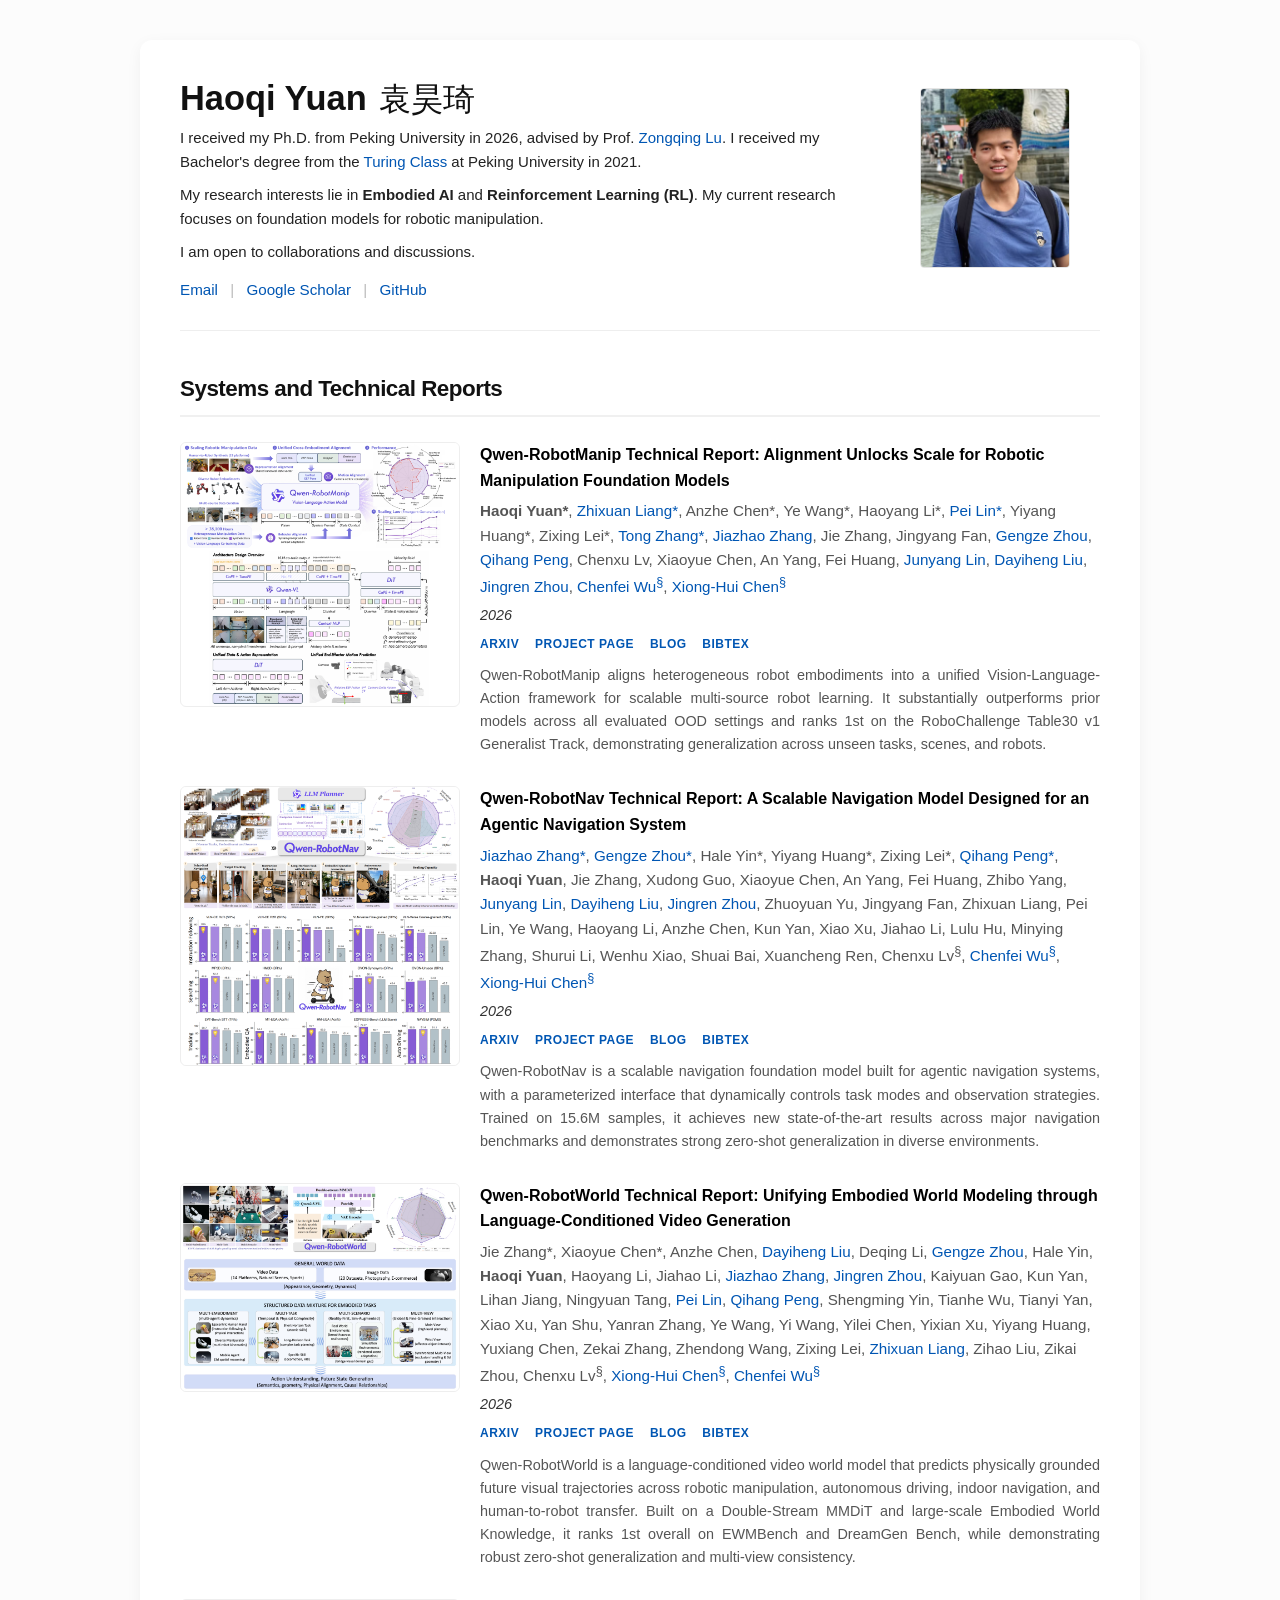
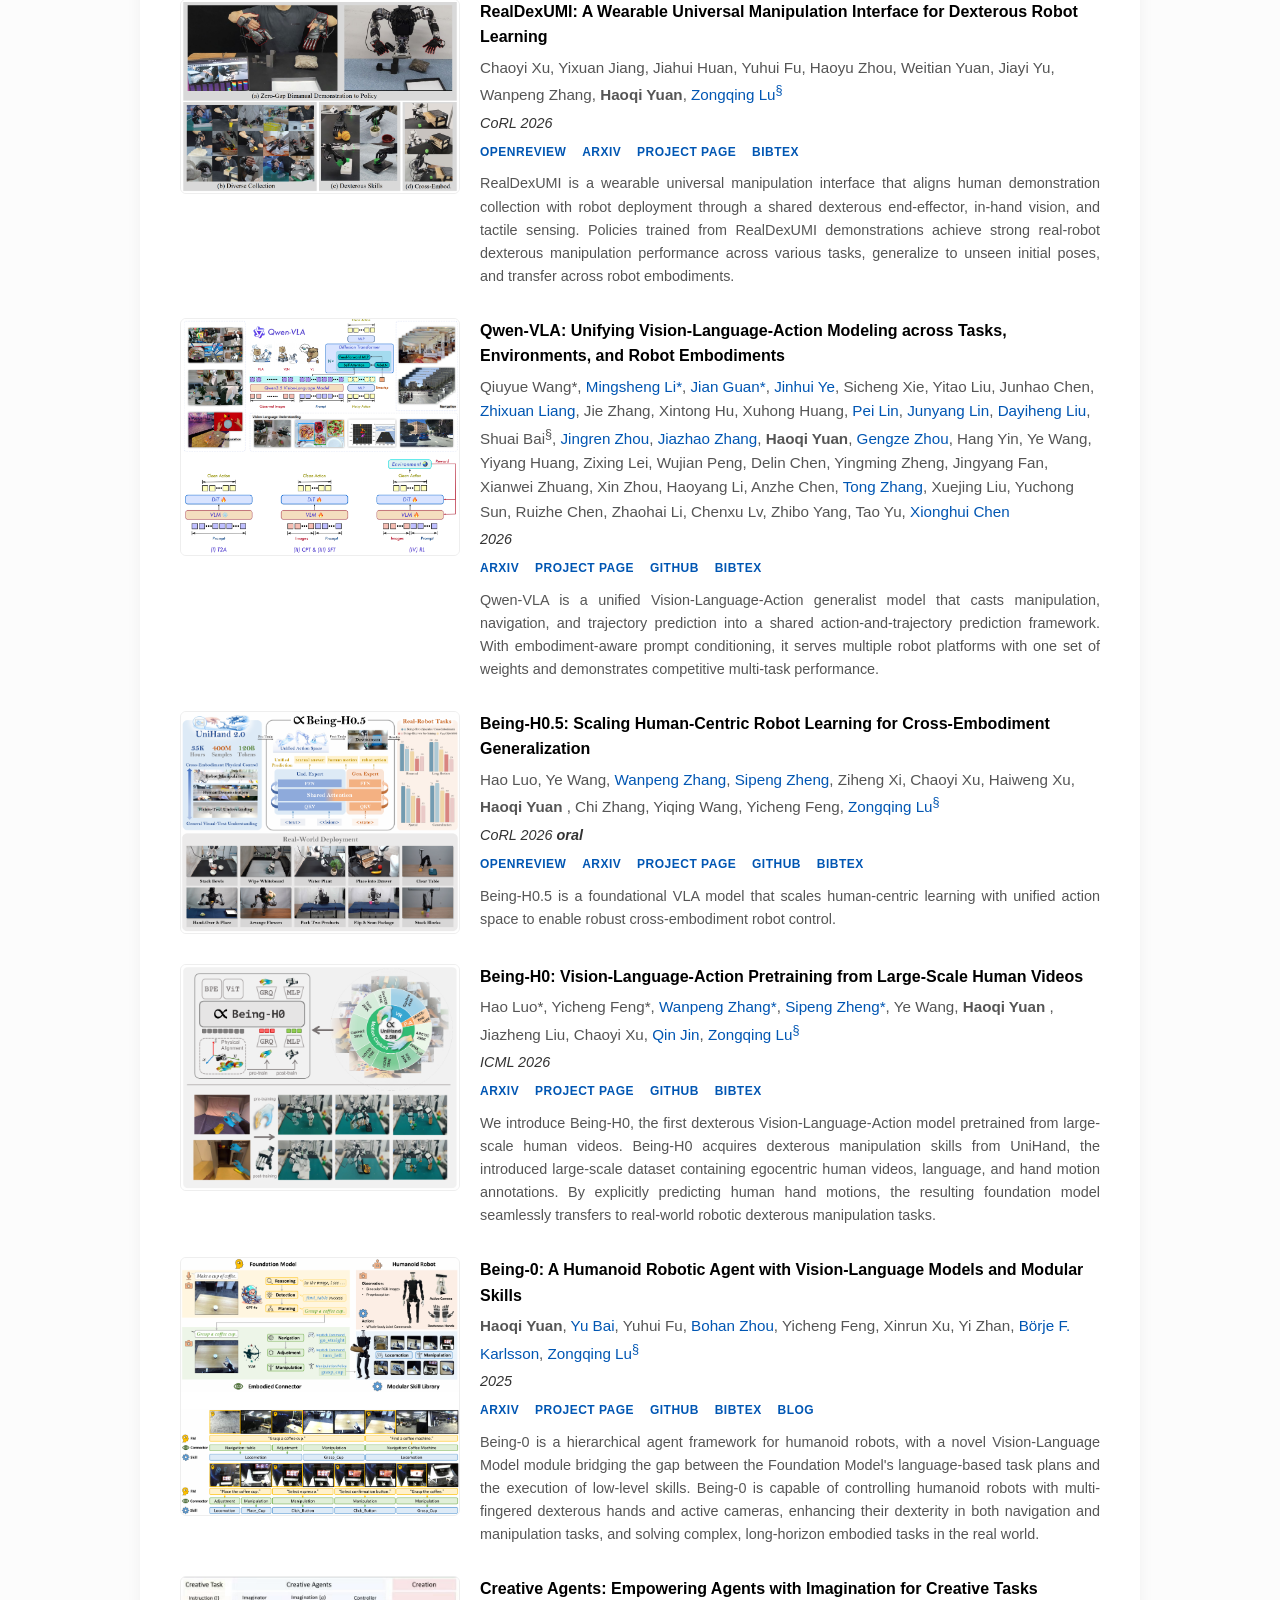
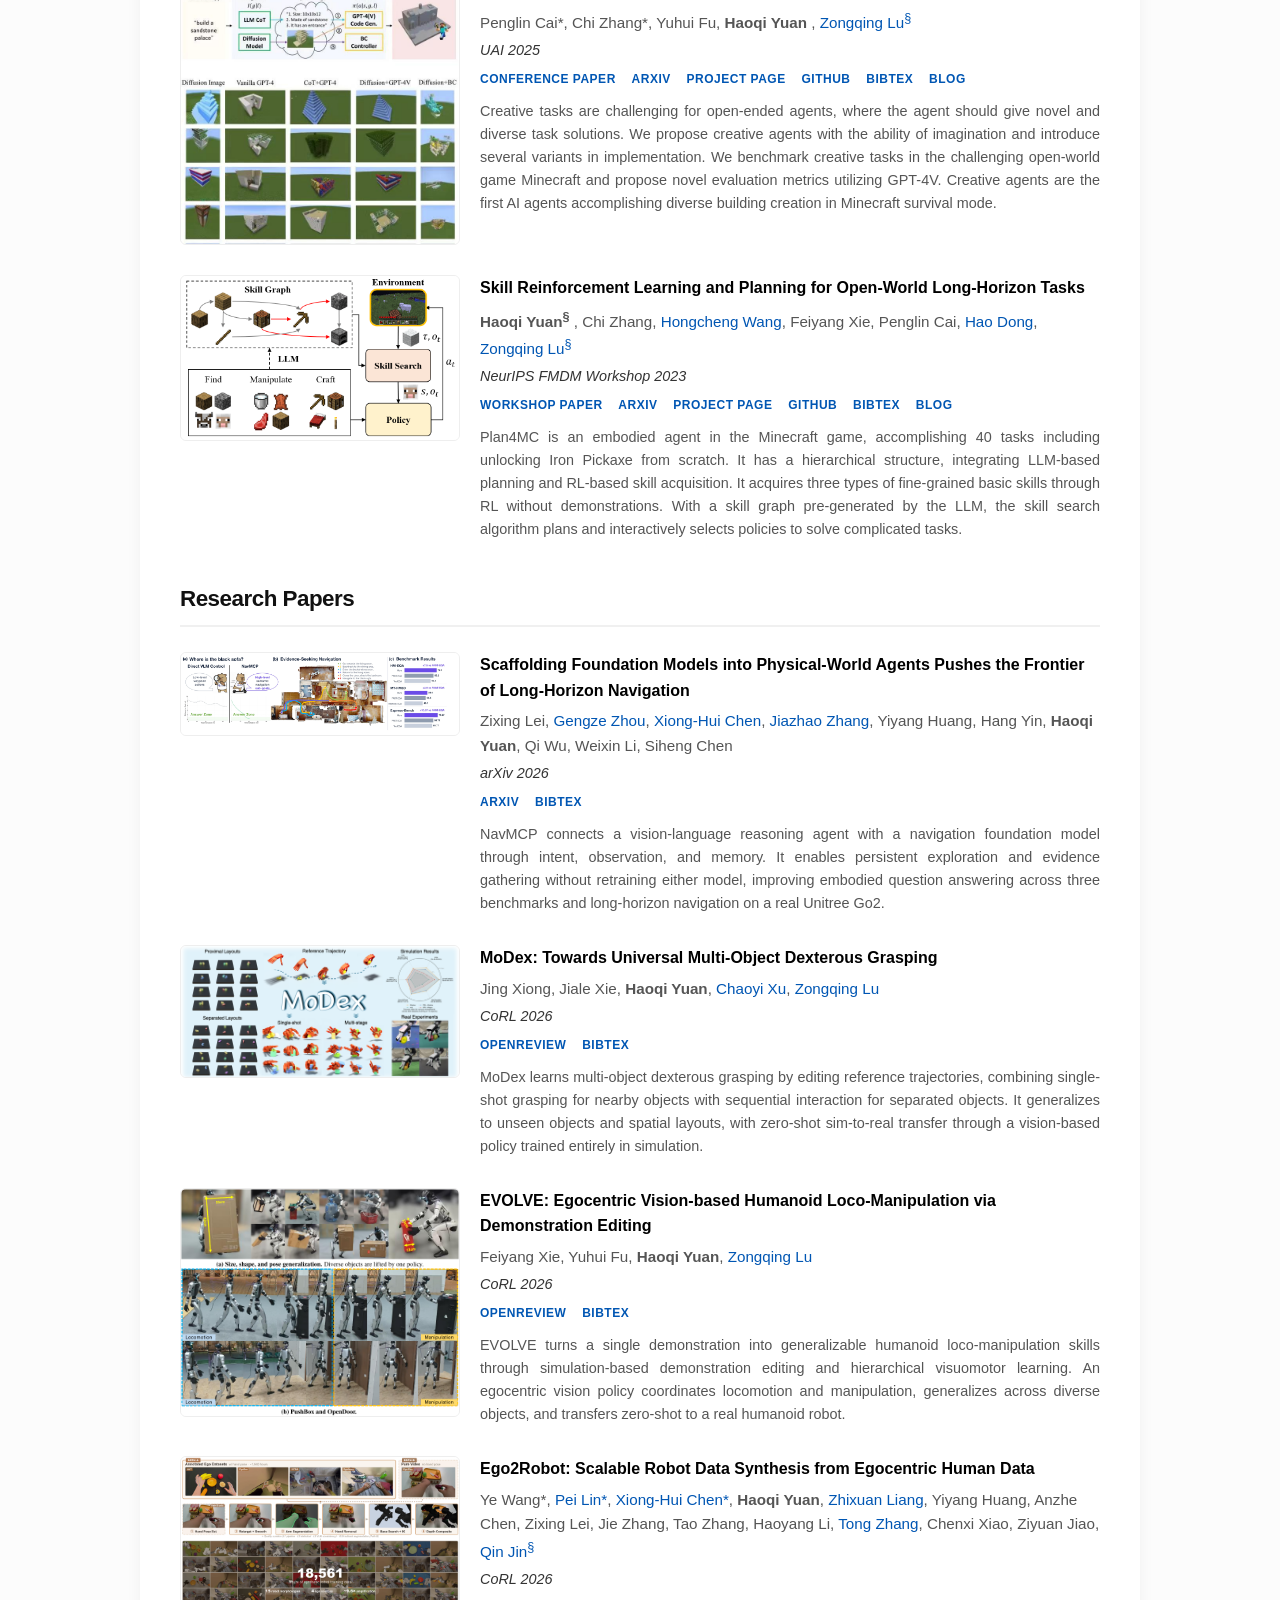
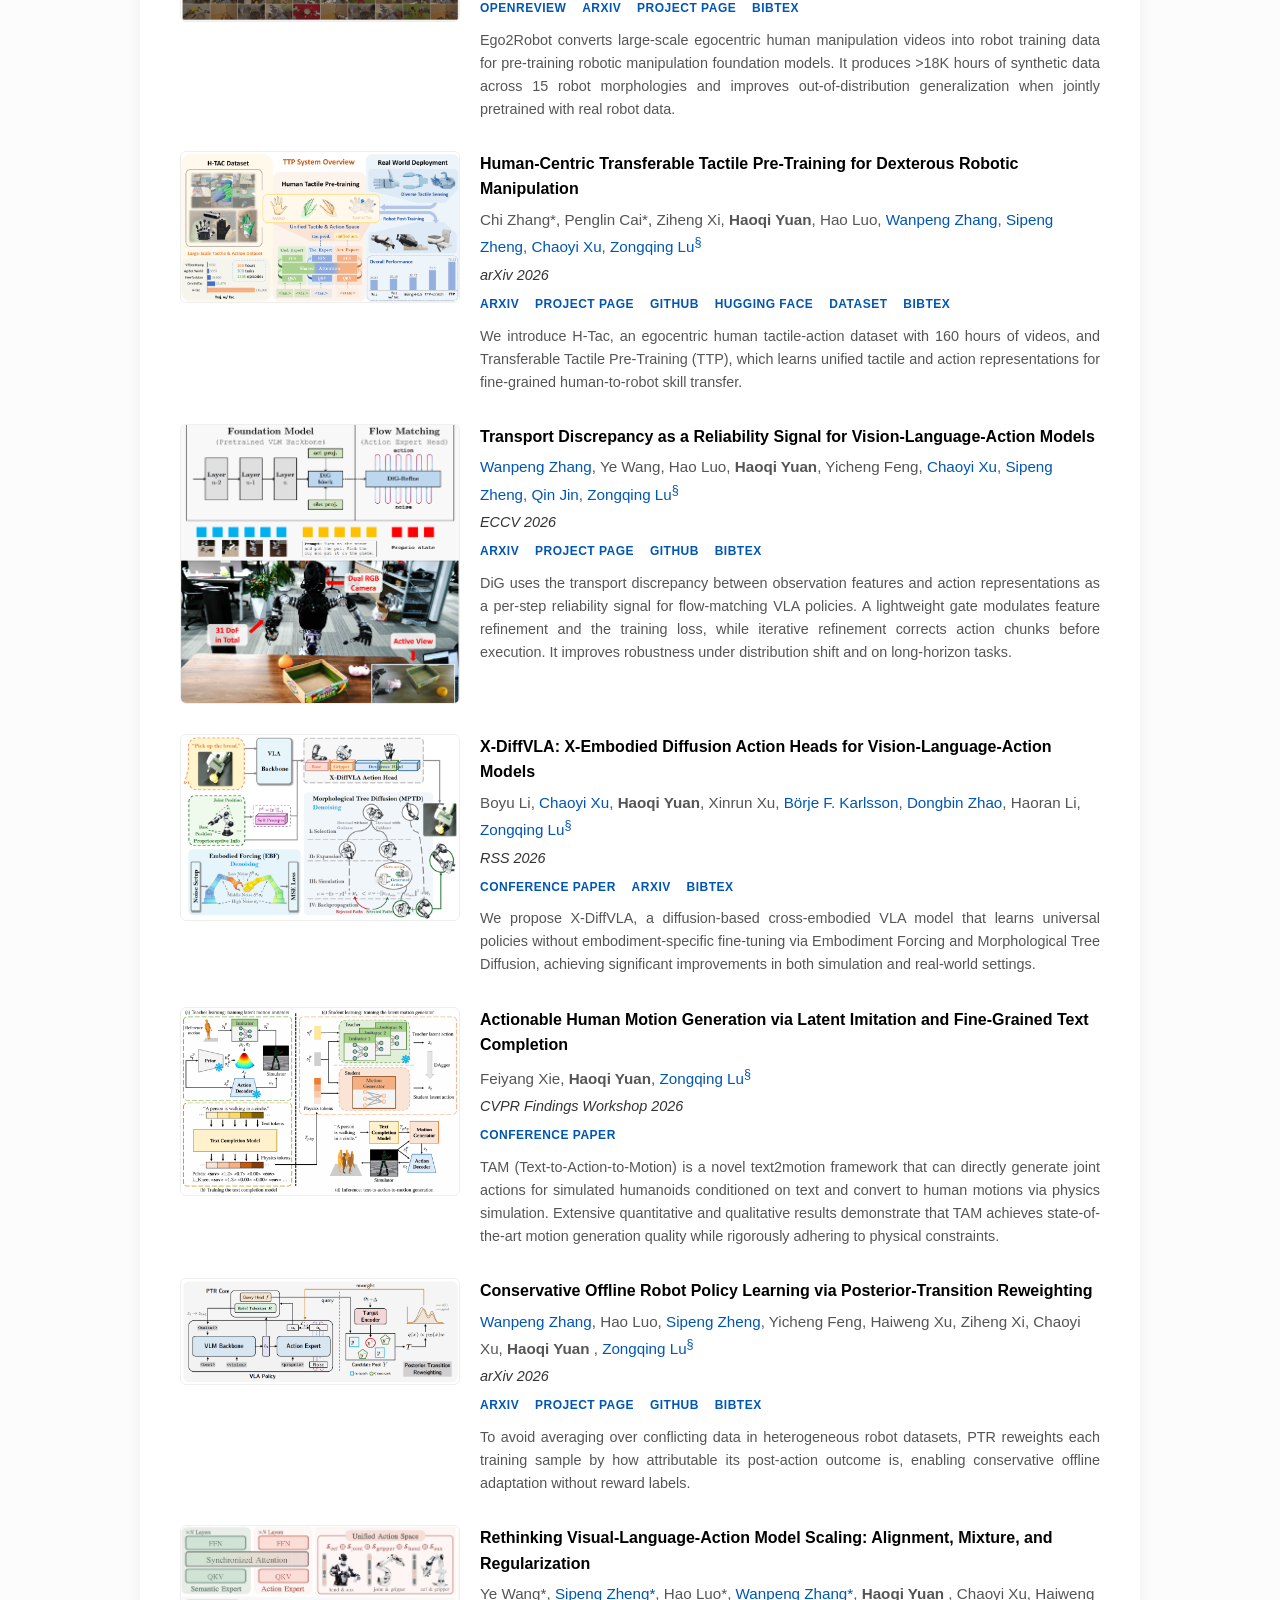
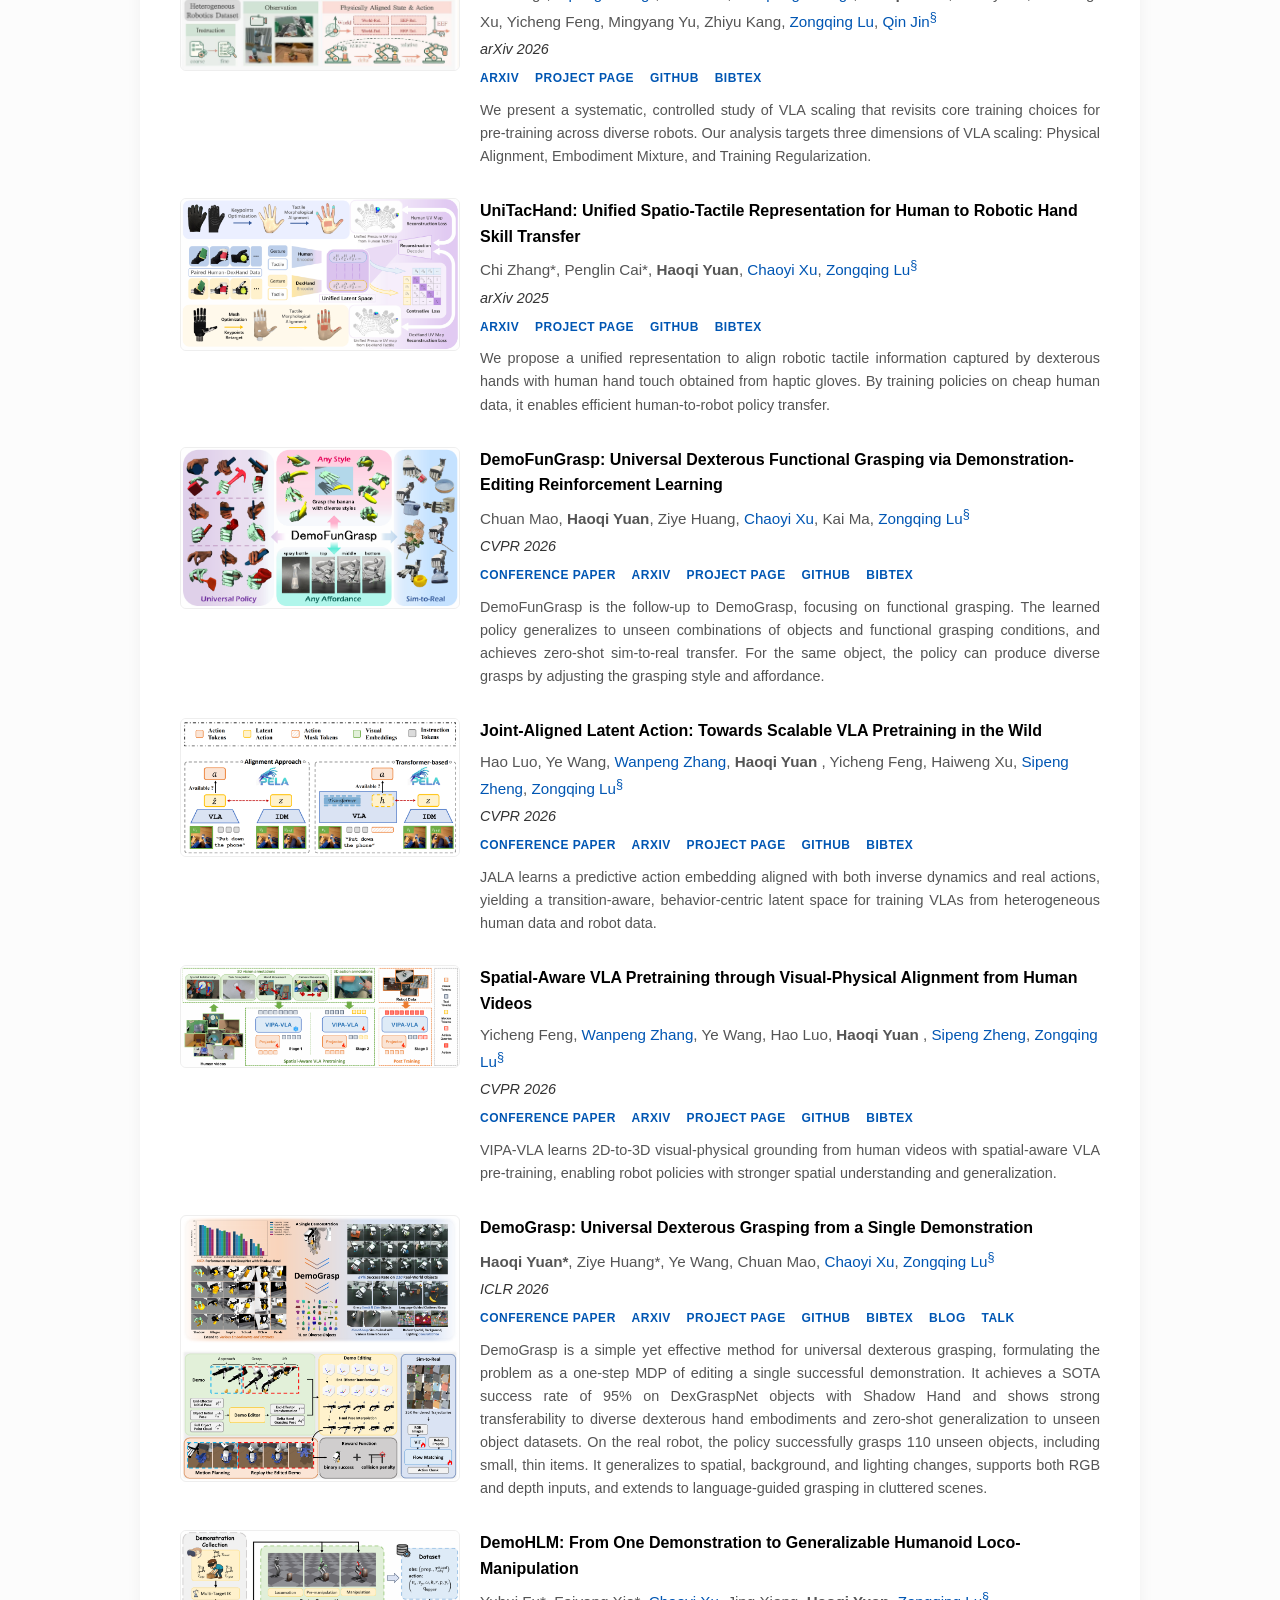
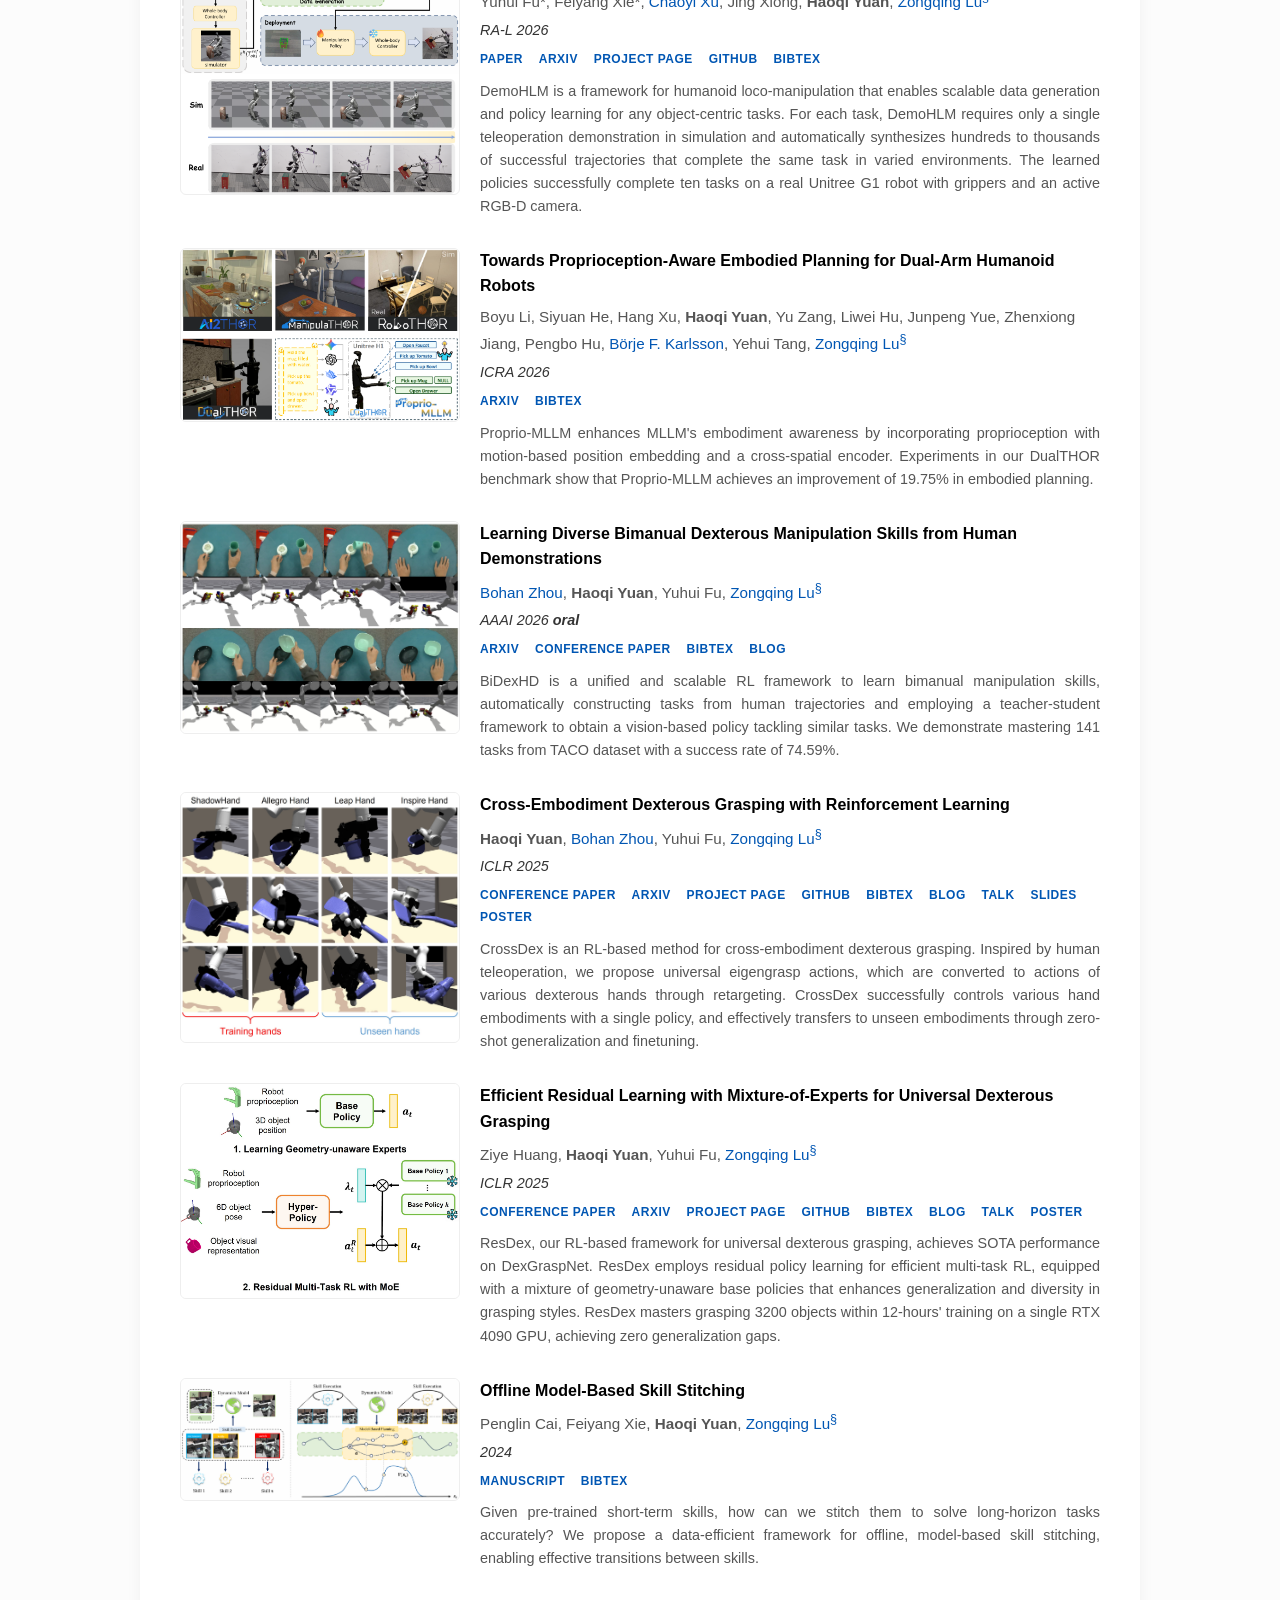
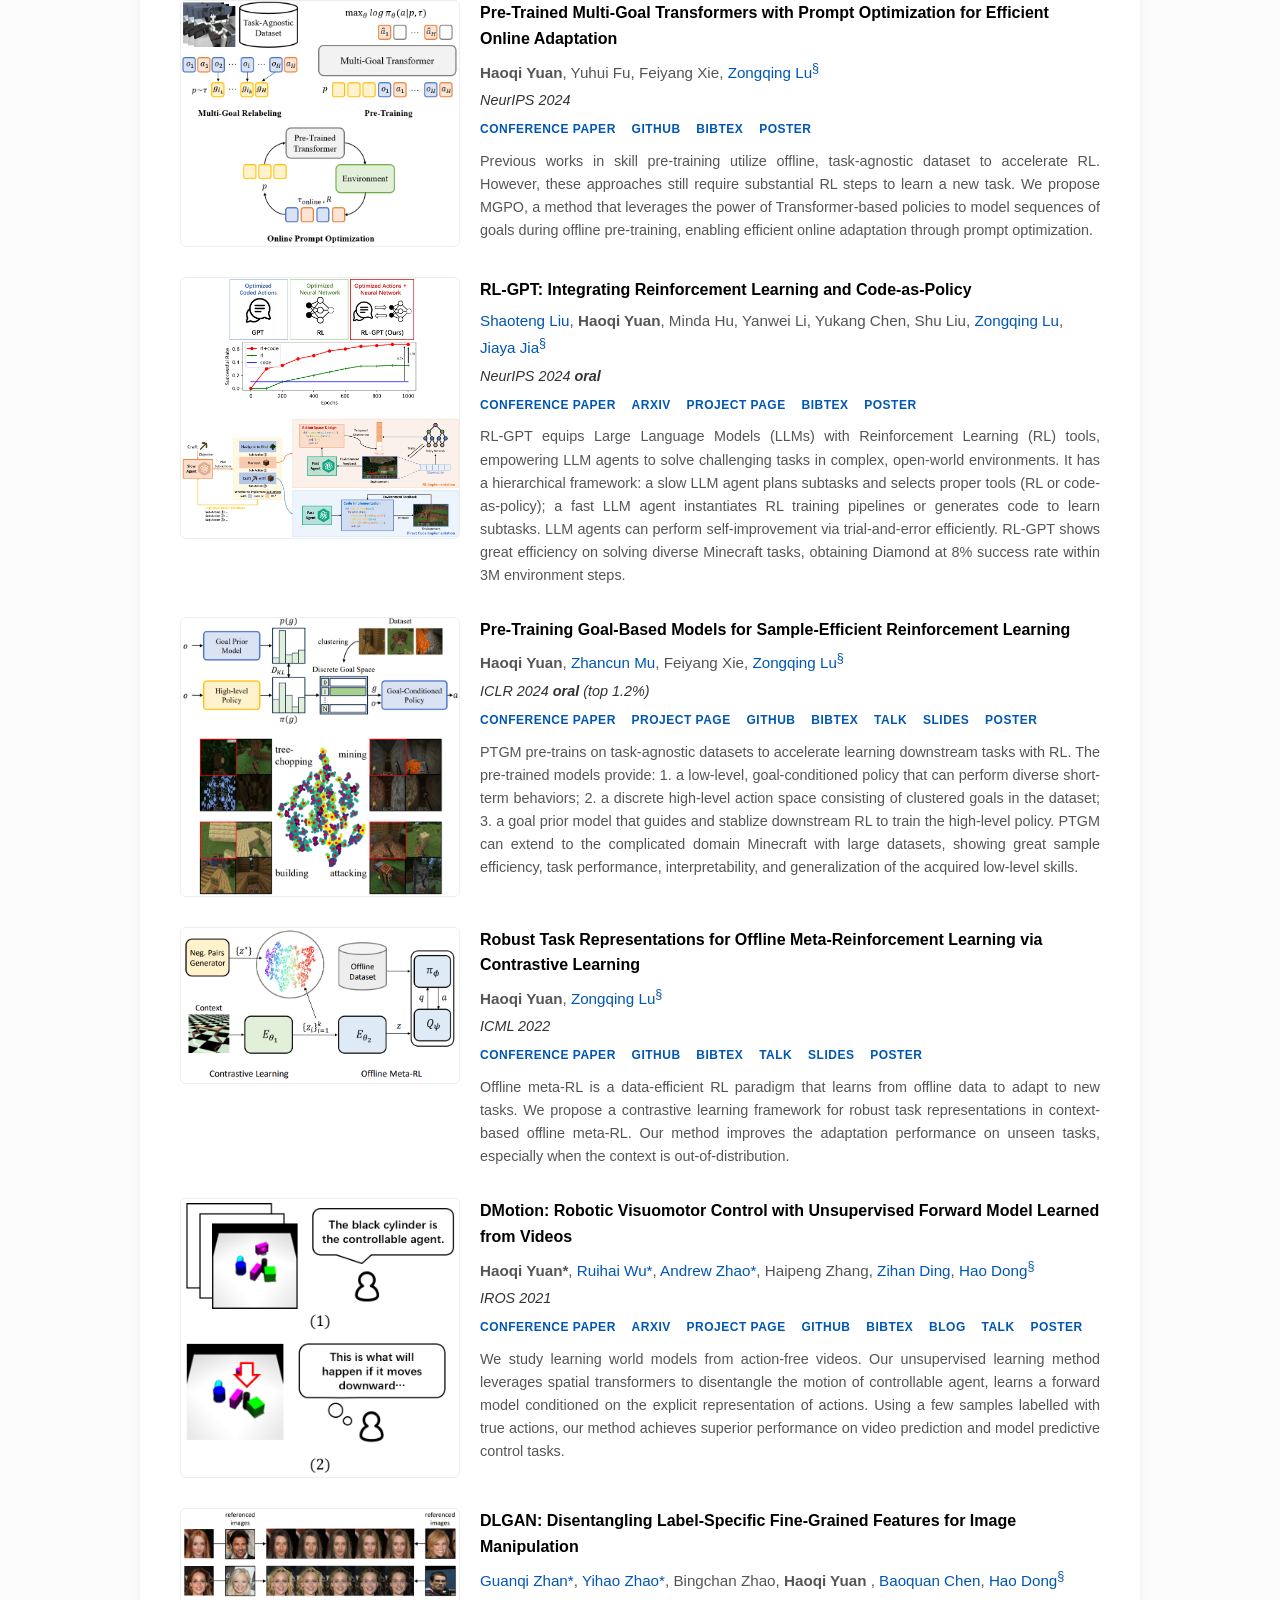
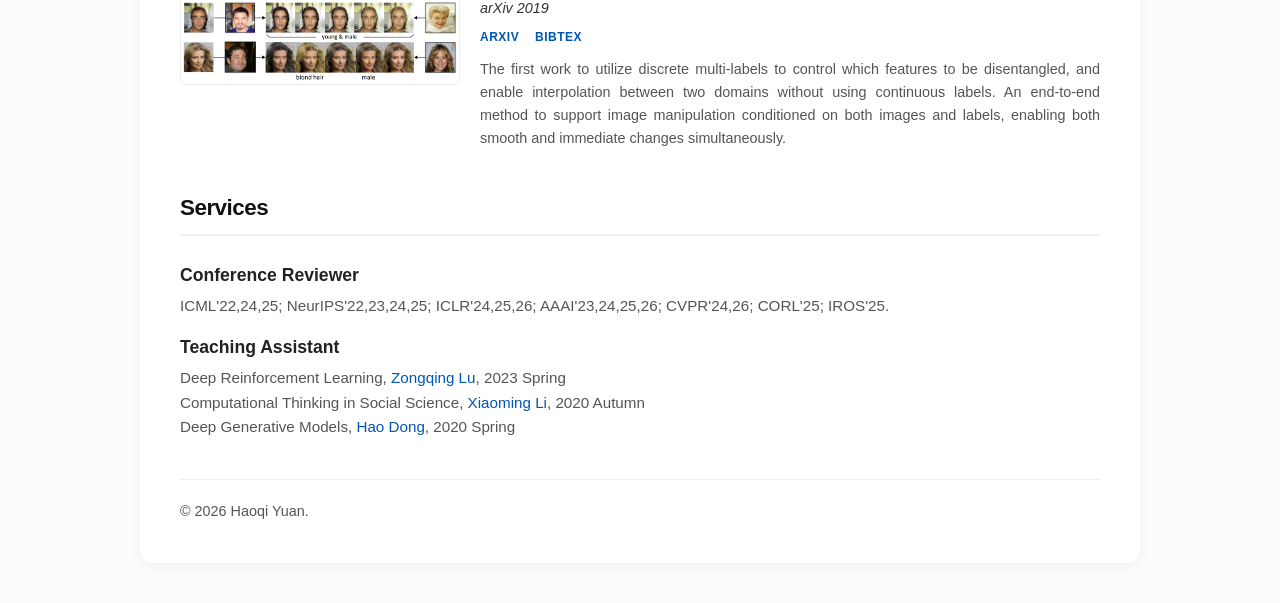
<file: index.html>
﻿<!DOCTYPE html>
<html lang="en">
<head>
  <meta charset="UTF-8">
  <meta name="viewport" content="width=device-width, initial-scale=1.0">
  <title>Haoqi Yuan | Peking University</title>
<link rel="icon" type="image/x-icon" href="./haoqi_files/icon/icon.ico">
<link rel="stylesheet" href="style.css">

<style>
.single-page {
    max-width: 1000px;
    margin: 40px auto;
    padding: 40px;
    background: #fff;
    box-shadow: 0 4px 15px rgba(0,0,0,0.05);
    border-radius: 12px;
}

.single-intro {
    display: grid;
    grid-template-columns: minmax(0, 1fr) 190px;
    gap: 34px;
    align-items: start;
    margin-bottom: 40px;
    padding-bottom: 28px;
    border-bottom: 1px solid #eee;
}

.single-intro h1 {
    font-size: 2.15rem;
    line-height: 1.1;
    margin-bottom: 8px;
    color: #111;
    font-weight: 700;
}

.single-intro .name-cn {
    display: inline;
    font-size: 2rem;
    font-weight: 400;
    margin-left: 12px;
}

.single-intro .role {
    color: var(--text-secondary);
    margin-bottom: 16px;
    font-size: 1rem;
}

.single-intro .about-text p {
    margin-bottom: 9px;
}

.single-profile {
    display: flex;
    justify-content: flex-end;
    padding-right: 30px;
    padding-top: 8px;
}

.single-profile img {
    width: 150px;
    height: 180px;
    object-fit: cover;
    object-position: 50% 25%;
    border-radius: 4px;
    border: 1px solid #e5e5e5;
}

.profile-links {
    margin-top: 14px;
    color: var(--text-secondary);
    font-size: 0.95rem;
}

.profile-links a {
    font-weight: 500;
}

.profile-links span {
    margin: 0 8px;
    color: #bbb;
}

.single-page .paper img {
    width: 280px;
    min-width: 280px;
    max-height: 280px;
    object-fit: cover;
}

.single-page .paper-content {
    flex: 1;
}

.single-page .paper p {
    font-size: 0.9rem;
    color: #555;
    margin-top: 10px;
    text-align: justify;
}

.single-page footer {
    margin-top: 40px;
    padding-top: 20px;
    border-top: 1px solid #eee;
    color: var(--text-secondary);
    font-size: 0.9rem;
}

@media (max-width: 768px) {
    .single-page {
        margin: 0;
        padding: 20px;
        border-radius: 0;
        box-shadow: none;
    }

    .single-intro {
        grid-template-columns: 1fr;
        gap: 18px;
    }

    .single-profile {
        justify-content: flex-start;
    }

    .single-intro .name-cn {
        display: block;
        margin-left: 0;
        margin-top: 4px;
    }

    .single-page .paper img {
        width: 100%;
        max-width: 300px;
        min-width: 100px;
    }
}
</style>
</head>
<body>

<div class="single-page">
  <header class="single-intro">
    <div>
      <h1>Haoqi Yuan<span class="name-cn">袁昊琦</span></h1>
      <div class="about-text">
            <p>
              I received my Ph.D. from Peking University in 2026, advised by Prof. <a href="https://z0ngqing.github.io/">Zongqing Lu</a>. 
              I received my Bachelor's degree from the <a href="https://cfcs.pku.edu.cn/research/turing_program/introduction1/index.htm">Turing Class</a> at Peking University in 2021.
            </p>
            <p>
              My research interests lie in <strong>Embodied AI</strong> and <strong>Reinforcement Learning (RL)</strong>. 
              My current research focuses on foundation models for robotic manipulation.
            </p>
            <p>
              I am open to collaborations and discussions.
            </p>
      </div>
      <div class="profile-links">
        <a href="mailto:yhq@pku.edu.cn">Email</a>
        <span>|</span>
        <a href="https://scholar.google.com/citations?user=QD_ynSgAAAAJ&hl=zh-CN&oi=ao">Google Scholar</a>
        <span>|</span>
        <a href="https://github.com/YHQpkueecs/">GitHub</a>
      </div>
    </div>

    <aside class="single-profile">
      <img src="./haoqi_files/photo2.jpg" alt="Haoqi Yuan">
    </aside>
  </header>

<section class="papers">
            <h2>Systems and Technical Reports</h2>

            <div class="paper">
                <img src="./haoqi_files/pub/qwenrobotmanip.png" alt="qwenrobotmanip">
                <div class="paper-content">
                  <h3>Qwen-RobotManip Technical Report: Alignment Unlocks Scale for Robotic Manipulation Foundation Models</h3>
                  <div class="paper-authors">
                    <strong>Haoqi Yuan*</strong>, <a href="https://liang-zx.github.io/">Zhixuan Liang*</a>, Anzhe Chen*, Ye Wang*, Haoyang Li*, 
                    <a href="https://peilin-666.github.io/"> Pei Lin*</a>, Yiyang Huang*, Zixing Lei*, 
                    <a href="https://tongzhangthu.github.io/">Tong Zhang*</a>, <a href="https://jzhzhang.github.io/">Jiazhao Zhang</a>, Jie Zhang, 
                    Jingyang Fan, <a href="https://gengzezhou.github.io/">Gengze Zhou</a>, <a href="https://pqh22.github.io/">Qihang Peng</a>, 
                    Chenxu Lv, Xiaoyue Chen, An Yang, Fei Huang, <a href="https://justinlin610.github.io/">Junyang Lin</a>, 
                    <a href="https://dayihengliu.github.io/">Dayiheng Liu</a>, 
                    <a href="http://www.cs.columbia.edu/~jrzhou/">Jingren Zhou</a>, 
                    <a href="https://chenfei-wu.github.io/">Chenfei Wu<sup>&sect;</sup></a>, 
                    <a href="https://xionghuichen.github.io/">Xiong-Hui Chen<sup>&sect;</sup></a>
                  </div>
                  <div class="paper-venue">2026</div>
                  <div class="paper-links">
                    <a href="https://arxiv.org/abs/2606.17846">arXiv</a>
                    <a href="https://qwen.ai/blog?id=qwen-robotmanip">project page</a>
                    <a href="https://qwen.ai/blog?id=qwen-robotsuite">blog</a>
                    <a href="./haoqi_files/pub/qwenrobotmanip.bib">bibtex</a>
                     </div>
                  <p>
                    Qwen-RobotManip aligns heterogeneous robot embodiments into a unified Vision-Language-Action framework for 
                    scalable multi-source robot learning. It substantially outperforms prior models across all evaluated OOD settings 
                    and ranks 1st on the RoboChallenge Table30 v1 Generalist Track, demonstrating generalization across unseen
                    tasks, scenes, and robots.
                  </p>
                </div>
            </div>

            <div class="paper">
              <img src="./haoqi_files/pub/qwenrobotnav.png" alt="qwenrobotnav">
              <div class="paper-content">
                <h3>Qwen-RobotNav Technical Report: A Scalable Navigation Model Designed for an Agentic Navigation System</h3>
                <div class="paper-authors">
                  <a href="https://jzhzhang.github.io/">Jiazhao Zhang*</a>, 
                  <a href="https://gengzezhou.github.io/">Gengze Zhou*</a>, 
                  Hale Yin*, Yiyang Huang*, Zixing Lei*, 
                  <a href="https://pqh22.github.io/">Qihang Peng*</a>, 
                  <strong>Haoqi Yuan</strong>, Jie Zhang, Xudong Guo, Xiaoyue Chen, 
                  An Yang, Fei Huang, Zhibo Yang,
                  <a href="https://justinlin610.github.io/">Junyang Lin</a>, 
                  <a href="https://dayihengliu.github.io/">Dayiheng Liu</a>, 
                  <a href="http://www.cs.columbia.edu/~jrzhou/">Jingren Zhou</a>, 
                  Zhuoyuan Yu, Jingyang Fan, Zhixuan Liang, Pei Lin, Ye Wang, Haoyang Li,
                  Anzhe Chen, Kun Yan, Xiao Xu, Jiahao Li, Lulu Hu, Minying Zhang,
                  Shurui Li, Wenhu Xiao, Shuai Bai, Xuancheng Ren,
                  Chenxu Lv<sup>&sect;</sup>, 
                  <a href="https://chenfei-wu.github.io/">Chenfei Wu<sup>&sect;</sup></a>, 
                  <a href="https://xionghuichen.github.io/">Xiong-Hui Chen<sup>&sect;</sup></a>
                </div>
                <div class="paper-venue">2026</div>
                <div class="paper-links">
                  <a href="https://arxiv.org/abs/2606.18112">arXiv</a>
                  <a href="https://qwen.ai/blog?id=qwen-robotnav">project page</a>
                  <a href="https://qwen.ai/blog?id=qwen-robotsuite">blog</a>
                  <a href="./haoqi_files/pub/qwenrobotnav.bib">bibtex</a>
                </div>
                <p>
                  Qwen-RobotNav is a scalable navigation foundation model built for agentic navigation systems, with a parameterized interface that dynamically controls task modes and observation strategies. 
                  Trained on 15.6M samples, it achieves new state-of-the-art results across major navigation benchmarks and demonstrates strong zero-shot generalization in diverse environments.
                </p>
              </div>
          </div>

          <div class="paper">
            <img src="./haoqi_files/pub/qwenrobotworld.png" alt="qwenrobotworld">
            <div class="paper-content">
              <h3>Qwen-RobotWorld Technical Report: Unifying Embodied World Modeling through Language-Conditioned Video Generation</h3>
              <div class="paper-authors">
                Jie Zhang*, Xiaoyue Chen*, Anzhe Chen,
                <a href="https://dayihengliu.github.io/">Dayiheng Liu</a>, Deqing Li,
                <a href="https://gengzezhou.github.io/">Gengze Zhou</a>, Hale Yin, 
                <strong>Haoqi Yuan</strong>, Haoyang Li, Jiahao Li, 
                <a href="https://jzhzhang.github.io/">Jiazhao Zhang</a>, 
                <a href="http://www.cs.columbia.edu/~jrzhou/">Jingren Zhou</a>, 
                Kaiyuan Gao, Kun Yan, Lihan Jiang, Ningyuan Tang, 
                <a href="https://peilin-666.github.io/">Pei Lin</a>, 
                <a href="https://pqh22.github.io/">Qihang Peng</a>, 
                Shengming Yin, Tianhe Wu, Tianyi Yan, Xiao Xu, Yan Shu, Yanran Zhang, 
                Ye Wang, Yi Wang, Yilei Chen, Yixian Xu, Yiyang Huang, Yuxiang Chen, 
                Zekai Zhang, Zhendong Wang, Zixing Lei, 
                <a href="https://liang-zx.github.io/">Zhixuan Liang</a>, 
                Zihao Liu, Zikai Zhou, Chenxu Lv<sup>&sect;</sup>, 
                <a href="https://xionghuichen.github.io/">Xiong-Hui Chen<sup>&sect;</sup></a>, 
                <a href="https://chenfei-wu.github.io/">Chenfei Wu<sup>&sect;</sup></a>
              </div>
              <div class="paper-venue">2026</div>
              <div class="paper-links">
                <a href="https://arxiv.org/abs/2606.17030">arXiv</a>
                <a href="https://qwen.ai/blog?id=qwen-robotworld">project page</a>
                <a href="https://qwen.ai/blog?id=qwen-robotsuite">blog</a>
                <a href="./haoqi_files/pub/qwenrobotworld.bib">bibtex</a>
              </div>
              <p>
                Qwen-RobotWorld is a language-conditioned video world model that predicts physically grounded future visual trajectories across robotic manipulation, autonomous driving, indoor navigation, and human-to-robot transfer. 
                Built on a Double-Stream MMDiT and large-scale Embodied World Knowledge, it ranks 1st overall on EWMBench and DreamGen Bench, while demonstrating robust zero-shot generalization and multi-view consistency.
              </p>
            </div>
        </div>

        <div class="paper">
          <img src="./haoqi_files/pub/realdexumi.png" alt="realdexumi">
          <div class="paper-content">
            <h3>RealDexUMI: A Wearable Universal Manipulation Interface for Dexterous Robot Learning</h3>
            <div class="paper-authors">
              Chaoyi Xu, Yixuan Jiang, Jiahui Huan, Yuhui Fu, Haoyu Zhou, Weitian Yuan, 
              Jiayi Yu, Wanpeng Zhang, <strong>Haoqi Yuan</strong>, 
              <a href="https://z0ngqing.github.io/">Zongqing Lu<sup>&sect;</sup></a>
            </div>
            <div class="paper-venue">CoRL 2026</div>
            <div class="paper-links">
              <a href="https://openreview.net/forum?id=LoGyKMEVVc">OpenReview</a>
              <a href="https://arxiv.org/abs/2606.06033">arXiv</a>
              <a href="https://research.beingbeyond.com/realdexumi">project page</a>
              <a href="./haoqi_files/pub/realdexumi.bib">bibtex</a>
            </div>
            <p>
              RealDexUMI is a wearable universal manipulation interface that aligns human demonstration collection with robot deployment through a shared dexterous end-effector, in-hand vision, and tactile sensing. 
              Policies trained from RealDexUMI demonstrations achieve strong real-robot dexterous manipulation performance across various tasks, generalize to unseen initial poses, and transfer across robot embodiments.
            </p>
          </div>
      </div>

        <div class="paper">
          <img src="./haoqi_files/pub/qwenvla.png" alt="qwenvla">
          <div class="paper-content">
            <h3>Qwen-VLA: Unifying Vision-Language-Action Modeling across Tasks, Environments, and Robot Embodiments</h3>
            <div class="paper-authors">
              Qiuyue Wang*, <a href="https://msheng-lee.github.io/">Mingsheng Li*</a>, 
              <a href="https://jianguanthu.github.io/">Jian Guan*</a>, <a href="https://jhuiye.com/">Jinhui Ye</a>, Sicheng Xie, Yitao Liu, Junhao Chen, 
              <a href="https://liang-zx.github.io/">Zhixuan Liang</a>, 
              Jie Zhang, Xintong Hu, Xuhong Huang, 
              <a href="https://peilin-666.github.io/">Pei Lin</a>, 
              <a href="https://justinlin610.github.io/">Junyang Lin</a>, 
              <a href="https://dayihengliu.github.io/">Dayiheng Liu</a>, 
              Shuai Bai<sup>&sect;</sup>, 
              <a href="http://www.cs.columbia.edu/~jrzhou/">Jingren Zhou</a>, 
              <a href="https://jzhzhang.github.io/">Jiazhao Zhang</a>, 
              <strong>Haoqi Yuan</strong>, 
              <a href="https://gengzezhou.github.io/">Gengze Zhou</a>, 
              Hang Yin, Ye Wang, Yiyang Huang, Zixing Lei, Wujian Peng, Delin Chen, Yingming Zheng, 
              Jingyang Fan, Xianwei Zhuang, Xin Zhou, Haoyang Li, Anzhe Chen, 
              <a href="https://tongzhangthu.github.io/">Tong Zhang</a>, 
              Xuejing Liu, Yuchong Sun, Ruizhe Chen, Zhaohai Li, Chenxu Lv, Zhibo Yang, Tao Yu, 
              <a href="https://xionghuichen.github.io/">Xionghui Chen</a>
            </div>
            <div class="paper-venue">2026</div>
            <div class="paper-links">
              <a href="https://arxiv.org/abs/2605.30280">arXiv</a>
              <a href="https://qwen.ai/blog?id=qwenvla">project page</a>
              <a href="https://github.com/QwenLM/Qwen-VLA">GitHub</a>
              <a href="./haoqi_files/pub/qwenvla.bib">bibtex</a>
            </div>
            <p>
              Qwen-VLA is a unified Vision-Language-Action generalist model that casts manipulation, navigation, and trajectory prediction 
              into a shared action-and-trajectory prediction framework. 
              With embodiment-aware prompt conditioning, it serves multiple robot platforms with one set of weights 
              and demonstrates competitive multi-task performance.
            </p>
          </div>
      </div>

      <div class="paper">
          <img src="./haoqi_files/pub/beingh0.5.png" alt="Being-H0.5">
          <div class="paper-content">
            <h3>Being-H0.5: Scaling Human-Centric Robot Learning for Cross-Embodiment Generalization</h3>
            <div class="paper-authors">
              Hao Luo, Ye Wang, <a href="https://zhangwp.com/">Wanpeng Zhang</a>, 
              <a href="https://zhengsipeng.github.io/">Sipeng Zheng</a>, Ziheng Xi, 
              Chaoyi Xu, Haiweng Xu, <strong> Haoqi Yuan </strong>, Chi Zhang, 
              Yiqing Wang, Yicheng Feng, 
              <a href="https://z0ngqing.github.io/">Zongqing Lu<sup>&sect;</sup></a>
            </div>
            <div class="paper-venue">CoRL 2026 <b>oral</b></div>
            <div class="paper-links">
              <a href="https://openreview.net/forum?id=cfzFrOJmKA">OpenReview</a>
              <a href="https://arxiv.org/abs/2601.12993">arXiv</a>
              <a href="https://research.beingbeyond.com/being-h05">project page</a>
              <a href="https://github.com/BeingBeyond/Being-H">GitHub</a>
              <a href="./haoqi_files/pub/beingh0.5.bib">bibtex</a>
                </div>
            <p>
              Being-H0.5 is a foundational VLA model that scales human-centric learning with unified action space to enable 
              robust cross-embodiment robot control.
            </p>
          </div>
      </div>

      <div class="paper">
                <img src="./haoqi_files/pub/beingh0.png" alt="Being-H0">
                <div class="paper-content">
                  <h3>Being-H0: Vision-Language-Action Pretraining from Large-Scale Human Videos</h3>
                  <div class="paper-authors">
                    Hao Luo*, Yicheng Feng*, <a href="https://zhangwp.com/">Wanpeng Zhang*</a>, 
                    <a href="https://zhengsipeng.github.io/">Sipeng Zheng*</a>, Ye Wang, 
                    <strong> Haoqi Yuan </strong>, Jiazheng Liu, Chaoyi Xu, 
                    <a href="https://www.jin-qin.com/">Qin Jin</a>, 
                    <a href="https://z0ngqing.github.io/">Zongqing Lu<sup>&sect;</sup></a>
                  </div>
                  <div class="paper-venue">ICML 2026</div>
                  <div class="paper-links">
                    <a href="https://arxiv.org/abs/2507.15597">arXiv</a>
                    <a href="https://beingbeyond.github.io/Being-H0/">project page</a>
                    <a href="https://github.com/BeingBeyond/Being-H0">GitHub</a>
                    <a href="./haoqi_files/pub/beingh0.bib">bibtex</a>
                     </div>
                  <p>
                    We introduce Being-H0, the first dexterous Vision-Language-Action model pretrained from large-scale human videos.
                    Being-H0 acquires dexterous manipulation skills from UniHand, the introduced large-scale dataset containing egocentric human videos, language, and hand motion annotations. 
                    By explicitly predicting human hand motions, the resulting foundation model seamlessly transfers to real-world robotic dexterous manipulation tasks.
                  </p>
                </div>
            </div>

      <div class="paper">
          <img src="./haoqi_files/pub/being0.png" alt="Being-0">
          <div class="paper-content">
            <h3>Being-0: A Humanoid Robotic Agent with Vision-Language Models and Modular Skills</h3>
            <div class="paper-authors">
              <strong>Haoqi Yuan</strong>, <a href="https://ybai-nlp.github.io/">Yu Bai</a>, 
                  Yuhui Fu, <a href="https://zhoubohan0.github.io/">Bohan Zhou</a>, 
                  Yicheng Feng, Xinrun Xu, Yi Zhan, 
                  <a href="https://tellarin.com/borje/">Börje F. Karlsson</a>, 
                  <a href="https://z0ngqing.github.io/">Zongqing Lu<sup>&sect;</sup></a>
            </div>
            <div class="paper-venue">2025</div>
            <div class="paper-links">
              <a href="https://arxiv.org/abs/2503.12533">arXiv</a>
              <a href="https://beingbeyond.github.io/being-0/">project page</a>
              <a href="https://github.com/BeingBeyond/being-0">GitHub</a>
              <a href="./haoqi_files/pub/being0.bib">bibtex</a>
              <a href="https://mp.weixin.qq.com/s/pa3FTxlBUhMjJI4QY4iOEw">blog</a>
              </div>
            <p>
              Being-0 is a hierarchical agent framework for humanoid robots, with a novel Vision-Language Model module bridging the gap between 
              the Foundation Model's language-based task plans and the execution of low-level skills. Being-0 is capable of 
              controlling humanoid robots with multi-fingered dexterous hands and active cameras, enhancing their 
              dexterity in both navigation and manipulation tasks, and solving complex, long-horizon embodied 
              tasks in the real world. 
            </p>
          </div>
      </div>

      <div class="paper">
                <img src="./haoqi_files/pub/creative_agents.jpg" alt="CreAgent">
                <div class="paper-content">
                  <h3>Creative Agents: Empowering Agents with Imagination for Creative Tasks</h3>
                  <div class="paper-authors">
                    Penglin Cai*, Chi Zhang*, Yuhui Fu, <strong> Haoqi Yuan </strong>, <a href="https://z0ngqing.github.io/">Zongqing Lu<sup>&sect;</sup></a>
                  </div>
                  <div class="paper-venue">UAI 2025</div>
                  <div class="paper-links">
                    <a href="https://proceedings.mlr.press/v286/cai25a.html">conference paper</a>
                    <a href="https://arxiv.org/abs/2312.02519">arXiv</a>
                    <a href="https://sites.google.com/view/creative-agents">project page</a>
                    <a href="https://github.com/PKU-RL/Creative-Agents">GitHub</a>
                    <a href="./haoqi_files/pub/creative_agents.bib">bibtex</a>
                    <a href="https://mp.weixin.qq.com/s/HuhLX_mR9PNnP9U4IG9gVg">blog</a>
                     </div>
                  <p>
                    Creative tasks are challenging for open-ended agents, where the agent should give novel and diverse task solutions. 
                    We propose creative agents with the ability of imagination and introduce several variants in implementation. 
                    We benchmark creative tasks in the challenging open-world game Minecraft and propose novel evaluation metrics utilizing GPT-4V. 
                    Creative agents are the first AI agents accomplishing diverse building creation in Minecraft survival mode.
                  </p>
                </div>
            </div>
          
            <div class="paper">
                <img src="./haoqi_files/pub/plan4mc.png" alt="Plan4MC">
                <div class="paper-content">
                  <h3>Skill Reinforcement Learning and Planning for Open-World Long-Horizon Tasks</h3>
                  <div class="paper-authors">
                    <strong> Haoqi Yuan<sup>&sect;</sup> </strong>, Chi Zhang, <a href="https://whcpumpkin.github.io/">Hongcheng Wang</a>, Feiyang Xie, Penglin Cai, 
                    <a href="https://zsdonghao.github.io/">Hao Dong</a>,
                    <a href="https://z0ngqing.github.io/">Zongqing Lu<sup>&sect;</sup></a>
                  </div>
                  <div class="paper-venue">NeurIPS FMDM Workshop 2023</div>
                  <div class="paper-links">
                    <a href="https://openreview.net/pdf?id=tTZVrnr45N">workshop paper</a>
                    <a href="https://arxiv.org/abs/2303.16563">arXiv</a>
                    <a href="https://sites.google.com/view/plan4mc">project page</a>
                    <a href="https://github.com/PKU-RL/Plan4MC">GitHub</a>
                    <a href="./haoqi_files/pub/plan4mc.bib">bibtex</a>
                    <a href="https://mp.weixin.qq.com/s/EJtL9g0u2EO_IhggwgfZJg">blog</a>
                     </div>
                  <p>
                    Plan4MC is an embodied agent in the Minecraft game, accomplishing 40 tasks including unlocking Iron Pickaxe from scratch.
                    It has a hierarchical structure, integrating LLM-based planning and RL-based skill acquisition. 
                    It acquires three types of fine-grained basic skills through RL without demonstrations. 
                    With a skill graph pre-generated by the LLM, the skill search algorithm plans and interactively 
                    selects policies to solve complicated tasks. 
                  </p>
                </div>
            </div>

        </section>

        <section class="papers">
            <h2 id="research-papers">Research Papers</h2>

            <div class="paper" id="navmcp">
                <img src="./haoqi_files/pub/navmcp.png" alt="NavMCP combines visual-language reasoning with closed-loop navigation">
                <div class="paper-content">
                  <h3>Scaffolding Foundation Models into Physical-World Agents Pushes the Frontier of Long-Horizon Navigation</h3>
                  <div class="paper-authors">
                    Zixing Lei, <a href="https://gengzezhou.github.io/">Gengze Zhou</a>,
                    <a href="https://xionghuichen.github.io/">Xiong-Hui Chen</a>,
                    <a href="https://jzhzhang.github.io/">Jiazhao Zhang</a>, Yiyang Huang, Hang Yin,
                    <strong>Haoqi Yuan</strong>, Qi Wu, Weixin Li, Siheng Chen
                  </div>
                  <div class="paper-venue">arXiv 2026</div>
                  <div class="paper-links">
                    <a href="https://arxiv.org/abs/2608.30396">arXiv</a>
                    <a href="./haoqi_files/pub/navmcp.bib">bibtex</a>
                  </div>
                  <p>
                    NavMCP connects a vision-language reasoning agent with a navigation foundation model
                    through intent, observation, and memory. It enables persistent exploration and
                    evidence gathering without retraining either model, improving embodied question
                    answering across three benchmarks and long-horizon navigation on a real Unitree Go2.
                  </p>
                </div>
            </div>

            <div class="paper" id="modex">
                <img src="./haoqi_files/pub/modex.png" alt="MoDex multi-object dexterous grasping overview">
                <div class="paper-content">
                  <h3>MoDex: Towards Universal Multi-Object Dexterous Grasping</h3>
                  <div class="paper-authors">
                    Jing Xiong, Jiale Xie, <strong>Haoqi Yuan</strong>,
                    <a href="https://co1one.github.io/">Chaoyi Xu</a>,
                    <a href="https://z0ngqing.github.io/">Zongqing Lu</a>
                  </div>
                  <div class="paper-venue">CoRL 2026</div>
                  <div class="paper-links">
                    <a href="https://openreview.net/forum?id=uKRtsLLqs6">OpenReview</a>
                    <a href="./haoqi_files/pub/modex.bib">bibtex</a>
                  </div>
                  <p>
                    MoDex learns multi-object dexterous grasping by editing reference trajectories,
                    combining single-shot grasping for nearby objects with sequential interaction for separated objects.
                    It generalizes to unseen objects and spatial layouts, with zero-shot sim-to-real transfer
                    through a vision-based policy trained entirely in simulation.
                  </p>
                </div>
            </div>

            <div class="paper" id="evolve">
                <img src="./haoqi_files/pub/evolve.png" alt="EVOLVE real-world humanoid lifting, pushing, and door opening">
                <div class="paper-content">
                  <h3>EVOLVE: Egocentric Vision-based Humanoid Loco-Manipulation via Demonstration Editing</h3>
                  <div class="paper-authors">
                    Feiyang Xie, Yuhui Fu, <strong>Haoqi Yuan</strong>,
                    <a href="https://z0ngqing.github.io/">Zongqing Lu</a>
                  </div>
                  <div class="paper-venue">CoRL 2026</div>
                  <div class="paper-links">
                    <a href="https://openreview.net/forum?id=qF26obIUEX">OpenReview</a>
                    <a href="./haoqi_files/pub/evolve.bib">bibtex</a>
                  </div>
                  <p>
                    EVOLVE turns a single demonstration into generalizable humanoid loco-manipulation skills
                    through simulation-based demonstration editing and hierarchical visuomotor learning.
                    An egocentric vision policy coordinates locomotion and manipulation, generalizes across
                    diverse objects, and transfers zero-shot to a real humanoid robot.
                  </p>
                </div>
            </div>

            <div class="paper">
                <img src="./haoqi_files/pub/ego2robot.png" alt="Ego2Robot">
                <div class="paper-content">
                  <h3>Ego2Robot: Scalable Robot Data Synthesis from Egocentric Human Data</h3>
                  <div class="paper-authors">
                    Ye Wang*, <a href="https://peilin-666.github.io/">Pei Lin*</a>,
                    <a href="https://xionghuichen.github.io/">Xiong-Hui Chen*</a>,
                    <strong>Haoqi Yuan</strong>, <a href="https://liang-zx.github.io/">Zhixuan Liang</a>,
                    Yiyang Huang, Anzhe Chen, Zixing Lei, Jie Zhang, Tao Zhang, Haoyang Li,
                    <a href="https://tongzhangthu.github.io/">Tong Zhang</a>, Chenxi Xiao, Ziyuan Jiao,
                    <a href="https://www.jin-qin.com/">Qin Jin<sup>&sect;</sup></a>
                  </div>
                  <div class="paper-venue">CoRL 2026</div>
                  <div class="paper-links">
                    <a href="https://openreview.net/forum?id=JV472m0zgq">OpenReview</a>
                    <a href="https://arxiv.org/abs/2608.02580">arXiv</a>
                    <a href="https://www-ye.github.io/ego2robot_blog/">project page</a>
                    <a href="./haoqi_files/pub/ego2robot.bib">bibtex</a>
                  </div>
                  <p>
                    Ego2Robot converts large-scale egocentric human manipulation videos into robot training data 
                    for pre-training robotic manipulation foundation models. It produces
                    >18K hours of synthetic data across 15 robot morphologies and improves out-of-distribution
                    generalization when jointly pretrained with real robot data.
                  </p>
                </div>
            </div>

            <div class="paper">
                <img src="./haoqi_files/pub/ttp.png" alt="Transferable Tactile Pre-Training">
                <div class="paper-content">
                  <h3>Human-Centric Transferable Tactile Pre-Training for Dexterous Robotic Manipulation</h3>
                  <div class="paper-authors">
                    Chi Zhang*, Penglin Cai*, Ziheng Xi, <strong>Haoqi Yuan</strong>, Hao Luo,
                    <a href="https://zhangwp.com/">Wanpeng Zhang</a>,
                    <a href="https://zhengsipeng.github.io/">Sipeng Zheng</a>,
                    <a href="https://co1one.github.io/">Chaoyi Xu</a>,
                    <a href="https://z0ngqing.github.io/">Zongqing Lu<sup>&sect;</sup></a>
                  </div>
                  <div class="paper-venue">arXiv 2026</div>
                  <div class="paper-links">
                    <a href="https://arxiv.org/abs/2607.01067">arXiv</a>
                    <a href="https://research.beingbeyond.com/ttp">project page</a>
                    <a href="https://github.com/BeingBeyond/TTP">GitHub</a>
                    <a href="https://huggingface.co/BeingBeyond/TTP">Hugging Face</a>
                    <a href="https://huggingface.co/datasets/BeingBeyond/H-Tac_Sample">dataset</a>
                    <a href="./haoqi_files/pub/ttp.bib">bibtex</a>
                  </div>
                  <p>
                    We introduce H-Tac, an egocentric human tactile-action dataset with 160 hours of
                    videos, and Transferable Tactile Pre-Training (TTP), which learns unified tactile and action
                    representations for fine-grained human-to-robot skill transfer.
                  </p>
                </div>
            </div>

            <div class="paper">
                <img src="./haoqi_files/pub/digflow.png" alt="DiGFlow">
                <div class="paper-content">
                  <h3>Transport Discrepancy as a Reliability Signal for Vision-Language-Action Models</h3>
                  <div class="paper-authors">
                    <a href="https://zhangwp.com/">Wanpeng Zhang</a>, Ye Wang, Hao Luo, 
                    <strong>Haoqi Yuan</strong>, Yicheng Feng,
                    <a href="https://co1one.github.io/">Chaoyi Xu</a>,
                    <a href="https://zhengsipeng.github.io/">Sipeng Zheng</a>, 
                    <a href="https://www.jin-qin.com/">Qin Jin</a>, 
                    <a href="https://z0ngqing.github.io/">Zongqing Lu<sup>&sect;</sup></a>
                  </div>
                  <div class="paper-venue">ECCV 2026</div>
                  <div class="paper-links">
                    <a href="https://arxiv.org/abs/2512.01715">arXiv</a>
                    <a href="https://beingbeyond.github.io/DiG-Flow/">project page</a>
                    <a href="https://github.com/BeingBeyond/DiG-Flow">GitHub</a>
                    <a href="./haoqi_files/pub/digflow.bib">bibtex</a>
                     </div>
                  <p>
                    DiG uses the transport discrepancy between observation features and action representations
                    as a per-step reliability signal for flow-matching VLA policies. A lightweight gate modulates
                    feature refinement and the training loss, while iterative refinement corrects action chunks
                    before execution. It improves robustness under distribution shift and on long-horizon tasks.
                  </p>
                </div>
            </div>

            <div class="paper">
                <img src="./haoqi_files/pub/xdiffvla.png" alt="xdiffvla">
                <div class="paper-content">
                  <h3>X-DiffVLA: X-Embodied Diffusion Action Heads for Vision-Language-Action Models</h3>
                  <div class="paper-authors">
                    Boyu Li, <a href="https://co1one.github.io/">Chaoyi Xu</a>, <strong>Haoqi Yuan</strong>, 
                    Xinrun Xu, <a href="https://tellarin.com/borje/">Börje F. Karlsson</a>, 
                    <a href="https://scholar.google.com/citations?user=RxvYlNQAAAAJ&hl=en">Dongbin Zhao</a>, 
                    Haoran Li, <a href="https://z0ngqing.github.io/">Zongqing Lu<sup>&sect;</sup></a>
                  </div>
                  <div class="paper-venue">RSS 2026</div>
                  <div class="paper-links">
                     <a href="https://www.roboticsproceedings.org/rss22/p081.html">conference paper</a>
                     <a href="https://arxiv.org/abs/2605.25044">arXiv</a>
                     <a href="./haoqi_files/pub/xdiffvla.bib">bibtex</a>
                  </div>
                  <p>
                    We propose X-DiffVLA, a diffusion-based cross-embodied VLA model that learns universal policies 
                    without embodiment-specific fine-tuning via Embodiment Forcing and Morphological Tree Diffusion, 
                    achieving significant improvements in both simulation and real-world settings.
                  </p>
                </div>
              </div>
            
            <div class="paper">
                <img src="./haoqi_files/pub/TAM.png" alt="TAM">
                <div class="paper-content">
                  <h3>Actionable Human Motion Generation via Latent Imitation and Fine-Grained Text Completion</h3>
                  <div class="paper-authors">
                    Feiyang Xie, <strong>Haoqi Yuan</strong>, <a href="https://z0ngqing.github.io/">Zongqing Lu<sup>&sect;</sup></a>
                  </div>
                  <div class="paper-venue">CVPR Findings Workshop 2026</div>
                  <div class="paper-links">
                    <a href="https://openaccess.thecvf.com/content/CVPR2026F/papers/Xie_Actionable_Human_Motion_Generation_via_Latent_Imitation_and_Fine-Grained_Text_CVPRF_2026_paper.pdf">conference paper</a>
                  </div>
                  <p>
                    TAM (Text-to-Action-to-Motion) is a novel text2motion framework that can directly generate joint actions for 
                    simulated humanoids conditioned on text and convert to human motions via physics simulation. 
                    Extensive quantitative and qualitative results demonstrate that TAM achieves state-of-the-art 
                    motion generation quality while rigorously adhering to physical constraints.
                  </p>
                </div>
            </div>

            <div class="paper">
                <img src="./haoqi_files/pub/ptr.png" alt="PTR">
                <div class="paper-content">
                  <h3>Conservative Offline Robot Policy Learning via Posterior-Transition Reweighting</h3>
                  <div class="paper-authors">
                    <a href="https://zhangwp.com/">Wanpeng Zhang</a>, Hao Luo, <a href="https://zhengsipeng.github.io/">Sipeng Zheng</a>,  
                    Yicheng Feng, Haiweng Xu, Ziheng Xi, Chaoyi Xu, 
                    <strong> Haoqi Yuan </strong>, <a href="https://z0ngqing.github.io/">Zongqing Lu<sup>&sect;</sup></a>
                  </div>
                  <div class="paper-venue">arXiv 2026</div>
                  <div class="paper-links">
                    <a href="https://arxiv.org/pdf/2603.16542">arXiv</a>
                    <a href="https://research.beingbeyond.com/ptr">project page</a>
                    <a href="https://github.com/BeingBeyond/PTR.git">GitHub</a>
                    <a href="./haoqi_files/pub/ptr.bib">bibtex</a>
                     </div>
                  <p>
                    To avoid averaging over conflicting data in heterogeneous robot datasets, PTR reweights each training sample 
                    by how attributable its post-action outcome is, enabling conservative offline adaptation without reward labels.
                  </p>
                </div>
            </div>
            
            <div class="paper">
                <img src="./haoqi_files/pub/rethink-vla.jpg" alt="Rethink-VLA">
                <div class="paper-content">
                  <h3>Rethinking Visual-Language-Action Model Scaling: Alignment, Mixture, and Regularization</h3>
                  <div class="paper-authors">
                    Ye Wang*, <a href="https://zhengsipeng.github.io/">Sipeng Zheng*</a>, 
                    Hao Luo*, <a href="https://zhangwp.com/">Wanpeng Zhang*</a>, <strong> Haoqi Yuan </strong>,
                    Chaoyi Xu, Haiweng Xu, Yicheng Feng, Mingyang Yu, Zhiyu Kang,
                    <a href="https://z0ngqing.github.io/">Zongqing Lu</a>,
                    <a href="https://www.jin-qin.com/">Qin Jin<sup>&sect;</sup></a> 
                  </div>
                  <div class="paper-venue">arXiv 2026</div>
                  <div class="paper-links">
                    <a href="https://arxiv.org/abs/2602.09722v1">arXiv</a>
                    <a href="https://research.beingbeyond.com/rethink_vla">project page</a>
                    <a href="https://github.com/BeingBeyond/Rethink_VLA">GitHub</a>
                    <a href="./haoqi_files/pub/rethink-vla.bib">bibtex</a>
                     </div>
                  <p>
                    We present a systematic, controlled study of VLA scaling that revisits core training choices for pre-training across diverse robots.
                    Our analysis targets three dimensions of VLA scaling: Physical Alignment, Embodiment Mixture, and Training Regularization.
                  </p>
                </div>
            </div>

            
            <div class="paper">
                <img src="./haoqi_files/pub/unitachand.png" alt="unitachand">
                <div class="paper-content">
                  <h3>UniTacHand: Unified Spatio-Tactile Representation for Human to Robotic Hand Skill Transfer</h3>
                  <div class="paper-authors">
                    Chi Zhang*, Penglin Cai*, <strong>Haoqi Yuan</strong>, 
                    <a href="https://co1one.github.io/">Chaoyi Xu</a>, 
                    <a href="https://z0ngqing.github.io/">Zongqing Lu<sup>&sect;</sup></a>
                  </div>
                  <div class="paper-venue">arXiv 2025</div>
                  <div class="paper-links">
                     <a href="https://arxiv.org/abs/2512.21233">arXiv</a> 
                     <a href="https://beingbeyond.github.io/UniTacHand/">Project Page</a> 
                     <a href="https://github.com/BeingBeyond/UniTacHand">GitHub</a>
                     <a href="./haoqi_files/pub/unitachand.bib">bibtex</a>
                  </div>
                  <p>
                    We propose a unified representation to align robotic tactile information captured 
                    by dexterous hands with human hand touch obtained from haptic gloves. 
                    By training policies on cheap human data, it enables efficient human-to-robot policy transfer.
                  </p>
                </div>
              </div>
            

            <div class="paper">
                <img src="./haoqi_files/pub/demofungrasp.png" alt="demofungrasp">
                <div class="paper-content">
                  <h3>DemoFunGrasp: Universal Dexterous Functional Grasping via Demonstration-Editing Reinforcement Learning</h3>
                  <div class="paper-authors">
                    Chuan Mao, <strong>Haoqi Yuan</strong>, Ziye Huang, 
                    <a href="https://co1one.github.io/">Chaoyi Xu</a>, Kai Ma, 
                    <a href="https://z0ngqing.github.io/">Zongqing Lu<sup>&sect;</sup></a>
                  </div>
                  <div class="paper-venue">CVPR 2026</div>
                  <div class="paper-links">
                     <a href="https://openaccess.thecvf.com/content/CVPR2026/html/Mao_DemoFunGrasp_Universal_Dexterous_Functional_Grasping_via_Demonstration-Editing_Reinforcement_Learning_CVPR_2026_paper.html">conference paper</a>
                     <a href="https://arxiv.org/abs/2512.13380">arXiv</a> 
                     <a href="https://beingbeyond.github.io/DemoFunGrasp/">Project Page</a> 
                     <a href="https://github.com/BeingBeyond/DemoFunGrasp">GitHub</a>
                     <a href="./haoqi_files/pub/demofungrasp.bib">bibtex</a>
                  </div>
                  <p>
                    DemoFunGrasp is the follow-up to DemoGrasp, focusing on functional grasping.
                    The learned policy generalizes to unseen combinations of objects and functional grasping 
                    conditions, and achieves zero-shot sim-to-real transfer. For the same object, the policy can 
                    produce diverse grasps by adjusting the grasping style and affordance.
                  </p>
                </div>
              </div>

            <div class="paper">
                <img src="./haoqi_files/pub/jala.png" alt="jala">
                <div class="paper-content">
                  <h3>Joint-Aligned Latent Action: Towards Scalable VLA Pretraining in the Wild</h3>
                  <div class="paper-authors">
                    Hao Luo, Ye Wang, <a href="https://zhangwp.com/">Wanpeng Zhang</a>, <strong> Haoqi Yuan </strong>, 
                    Yicheng Feng, Haiweng Xu, <a href="https://zhengsipeng.github.io/">Sipeng Zheng</a>, 
                    <a href="https://z0ngqing.github.io/">Zongqing Lu<sup>&sect;</sup></a>
                  </div>
                  <div class="paper-venue">CVPR 2026</div>
                  <div class="paper-links">
                    <a href="https://openaccess.thecvf.com/content/CVPR2026/html/Luo_Joint-Aligned_Latent_Action_Towards_Scalable_VLA_Pretraining_in_the_Wild_CVPR_2026_paper.html">conference paper</a>
                    <a href="https://arxiv.org/abs/2602.21736">arXiv</a>
                    <a href="https://research.beingbeyond.com/jala">project page</a>
                    <a href="https://github.com/BeingBeyond/JALA">GitHub</a>
                    <a href="./haoqi_files/pub/jala.bib">bibtex</a>
                  </div>
                  <p>
                     JALA learns a predictive action embedding aligned with both inverse dynamics and real actions, 
                     yielding a transition-aware, behavior-centric latent space for training VLAs from heterogeneous human data and robot data. 
                  </p>
                </div>
              </div>

            <div class="paper">
                <img src="./haoqi_files/pub/vipavla.png" alt="vipavla">
                <div class="paper-content">
                  <h3>Spatial-Aware VLA Pretraining through Visual-Physical Alignment from Human Videos</h3>
                  <div class="paper-authors">
                    Yicheng Feng, <a href="https://zhangwp.com/">Wanpeng Zhang</a>, Ye Wang, Hao Luo, 
                    <strong> Haoqi Yuan </strong>, <a href="https://zhengsipeng.github.io/">Sipeng Zheng</a>, 
                    <a href="https://z0ngqing.github.io/">Zongqing Lu<sup>&sect;</sup></a>
                  </div>
                  <div class="paper-venue">CVPR 2026</div>
                  <div class="paper-links">
                     <a href="https://openaccess.thecvf.com/content/CVPR2026/html/Feng_Spatial-Aware_VLA_Pretraining_through_Visual-Physical_Alignment_from_Human_Videos_CVPR_2026_paper.html">conference paper</a>
                     <a href="https://arxiv.org/abs/2512.13080">arXiv</a> 
                     <a href="https://beingbeyond.github.io/VIPA-VLA/">Project Page</a> 
                     <a href="https://github.com/BeingBeyond/VIPA-VLA">GitHub</a>
                     <a href="./haoqi_files/pub/vipavla.bib">bibtex</a>
                  </div>
                  <p>
                    VIPA-VLA  learns 2D-to-3D visual-physical grounding from human videos with spatial-aware VLA pre-training, 
                    enabling robot policies with stronger spatial understanding and generalization.
                  </p>
                </div>
              </div>

            <div class="paper">
                <img src="./haoqi_files/pub/demograsp.png" alt="demograsp">
                <div class="paper-content">
                  <h3>DemoGrasp: Universal Dexterous Grasping from a Single Demonstration</h3>
                  <div class="paper-authors">
                    <strong>Haoqi Yuan*</strong>, Ziye Huang*, Ye Wang, 
                    Chuan Mao, <a href="https://co1one.github.io/">Chaoyi Xu</a>, 
                    <a href="https://z0ngqing.github.io/">Zongqing Lu<sup>&sect;</sup></a>
                  </div>
                  <div class="paper-venue">ICLR 2026</div>
                  <div class="paper-links">
                     <a href="https://openreview.net/forum?id=Bf4FeuW0Mr">conference paper</a>
                     <a href="https://arxiv.org/abs/2509.22149">arXiv</a> 
                     <a href="https://beingbeyond.github.io/DemoGrasp/">Project Page</a> 
                     <a href="https://github.com/BeingBeyond/DemoGrasp">GitHub</a>
                     <a href="./haoqi_files/pub/demograsp.bib">bibtex</a>
                     <a href="https://mp.weixin.qq.com/s/KvH5UjLVVNwh7_BdXY9Iog">blog</a>
                     <a href="https://www.bilibili.com/video/BV13q1PBCEGq/?spm_id_from=333.337.search-card.all.click&vd_source=22bc080a152719944168d87cfefeca09">talk</a>
                  </div>
                  <p>
                    DemoGrasp is a simple yet effective method for universal dexterous grasping, 
                    formulating the problem as a one-step MDP of editing a single successful demonstration. 
                    It achieves a SOTA success rate of 95% on DexGraspNet objects with Shadow Hand 
                    and shows strong transferability to diverse dexterous hand embodiments and
                    zero-shot generalization to unseen object datasets. 
                    On the real robot, the policy successfully grasps 110 unseen objects, 
                    including small, thin items. It generalizes to spatial, background, and lighting changes, supports both RGB and depth inputs, 
                    and extends to language-guided grasping in cluttered scenes.  
                  </p>
                </div>
              </div>

              <div class="paper">
                <img src="./haoqi_files/pub/demohlm.png" alt="DemoHLM">
                <div class="paper-content">
                  <h3>DemoHLM: From One Demonstration to Generalizable Humanoid Loco-Manipulation</h3>
                  <div class="paper-authors">
                    Yuhui Fu*, Feiyang Xie*, 
                    <a href="https://co1one.github.io/">Chaoyi Xu</a>, Jing Xiong, 
                    <strong>Haoqi Yuan</strong>,
                    <a href="https://z0ngqing.github.io/">Zongqing Lu<sup>&sect;</sup></a>
                  </div>
                  <div class="paper-venue">RA-L 2026</div>
                  <div class="paper-links">
                    <a href="https://ieeexplore.ieee.org/abstract/document/11399875">paper</a>
                    <a href="https://arxiv.org/abs/2510.11258">arXiv</a>
                    <a href="https://beingbeyond.github.io/DemoHLM/">project page</a>
                    <a href="https://github.com/BeingBeyond/DemoHLM">GitHub</a>
                    <a href="./haoqi_files/pub/demohlm.bib">bibtex</a>
                     </div>
                  <p>
                    DemoHLM is a framework for humanoid loco-manipulation that enables scalable data generation 
                    and policy learning for any object-centric tasks. For each task, DemoHLM requires only a single teleoperation demonstration 
                    in simulation and automatically synthesizes hundreds to thousands of successful trajectories that complete the 
                    same task in varied environments. The learned policies successfully complete ten tasks on a real Unitree G1 robot with grippers
                    and an active RGB-D camera.
                  </p>
                </div>
            </div>

              <div class="paper">
                <img src="./haoqi_files/pub/proprio-mllm.png" alt="proprio-mllm">
                <div class="paper-content">
                  <h3>Towards Proprioception-Aware Embodied Planning for Dual-Arm Humanoid Robots</h3>
                  <div class="paper-authors">
                    Boyu Li, Siyuan He, Hang Xu, <strong>Haoqi Yuan</strong>, Yu Zang, 
            Liwei Hu, Junpeng Yue, Zhenxiong Jiang, Pengbo Hu, 
            <a href="https://tellarin.com/borje/">Börje F. Karlsson</a>, 
            Yehui Tang, <a href="https://z0ngqing.github.io/">Zongqing Lu<sup>&sect;</sup></a>
                  </div>
                  <div class="paper-venue">ICRA 2026</div>
                  <div class="paper-links">
                    <a href="https://arxiv.org/abs/2510.07882">arXiv</a>
                    <a href="./haoqi_files/pub/proprio-mllm.bib">bibtex</a>
                     </div>
                  <p>
                     Proprio-MLLM enhances MLLM's embodiment awareness by incorporating proprioception 
                    with motion-based position embedding and a cross-spatial encoder. Experiments in our DualTHOR benchmark 
                    show that Proprio-MLLM achieves an improvement of 19.75% in embodied planning. 
                  </p>
                </div>
            </div>
            
            <div class="paper">
                <img src="./haoqi_files/pub/bidexhd.jpg" alt="BiDexHD">
                <div class="paper-content">
                  <h3>Learning Diverse Bimanual Dexterous Manipulation Skills from Human Demonstrations</h3>
                  <div class="paper-authors">
                    <a href="https://zhoubohan0.github.io/">Bohan Zhou</a>, <strong>Haoqi Yuan</strong>, 
                    Yuhui Fu, <a href="https://z0ngqing.github.io/">Zongqing Lu<sup>&sect;</sup></a>
                  </div>
                  <div class="paper-venue">AAAI 2026 <b>oral</b></div>
                  <div class="paper-links">
                    <a href="https://arxiv.org/abs/2410.02477">arXiv</a>
                    <a href="https://ojs.aaai.org/index.php/AAAI/article/view/40127">conference paper</a>
                    <a href="./haoqi_files/pub/bidexhd.bib">bibtex</a>
                    <a href="https://mp.weixin.qq.com/s/LdLFHxeK4R0tPey8G02PbQ">blog</a>
                     </div>
                  <p>
                    BiDexHD is a unified and scalable RL framework to learn bimanual manipulation skills, 
            automatically constructing tasks from human trajectories and employing a teacher-student framework 
            to obtain a vision-based policy tackling similar tasks. 
            We demonstrate mastering 141 tasks from TACO dataset with a success rate of 74.59%.
                  </p>
                </div>
            </div>

            <div class="paper">
                <img src="./haoqi_files/pub/crossdex.jpg" alt="CrossDex">
                <div class="paper-content">
                  <h3>Cross-Embodiment Dexterous Grasping with Reinforcement Learning</h3>
                  <div class="paper-authors">
                    <strong>Haoqi Yuan</strong>, <a href="https://zhoubohan0.github.io/">Bohan Zhou</a>, 
                    Yuhui Fu, <a href="https://z0ngqing.github.io/">Zongqing Lu<sup>&sect;</sup></a>
                  </div>
                  <div class="paper-venue">ICLR 2025</div>
                  <div class="paper-links">
                    <a href="https://openreview.net/forum?id=twIPSx9qHn">conference paper</a>
                    <a href="https://arxiv.org/abs/2410.02479">arXiv</a>
                    <a href="https://sites.google.com/view/crossdex/">project page</a>
                    <a href="https://github.com/PKU-RL/CrossDex">GitHub</a>
                    <a href="./haoqi_files/pub/crossdex.bib">bibtex</a>
                    <a href="https://mp.weixin.qq.com/s/LdLFHxeK4R0tPey8G02PbQ">blog</a>
                    <a href="https://www.bilibili.com/video/BV1wMdHYVEBz/?spm_id_from=333.1387.homepage.video_card.click">talk</a>
                    <a href="https://iclr.cc/media/iclr-2025/Slides/28010.pdf">slides</a>
                    <a href="https://iclr.cc/media/PosterPDFs/ICLR%202025/28010.png?t=1743598945.9635465">poster</a>     
                     </div>
                  <p>
                    CrossDex is an RL-based method for cross-embodiment dexterous grasping. 
                    Inspired by human teleoperation, we propose universal eigengrasp actions, 
                    which are converted to actions of various dexterous hands through retargeting. 
                    CrossDex successfully controls various hand embodiments with a single policy, 
                    and effectively transfers to unseen embodiments through zero-shot generalization and finetuning.
                  </p>
                </div>
            </div>

            <div class="paper">
                <img src="./haoqi_files/pub/resdex.jpg" alt="ResDex">
                <div class="paper-content">
                  <h3>Efficient Residual Learning with Mixture-of-Experts for Universal Dexterous Grasping</h3>
                  <div class="paper-authors">
                    Ziye Huang, <strong>Haoqi Yuan</strong>, Yuhui Fu, <a href="https://z0ngqing.github.io/">Zongqing Lu<sup>&sect;</sup></a>
                  </div>
                  <div class="paper-venue">ICLR 2025</div>
                  <div class="paper-links">
                    <a href="https://openreview.net/forum?id=BUj9VSCoET">conference paper</a>
                    <a href="https://arxiv.org/abs/2410.02475">arXiv</a>
                    <a href="https://sites.google.com/view/resdex/">project page</a>
                    <a href="https://github.com/PKU-RL/ResDex">GitHub</a>
                    <a href="./haoqi_files/pub/resdex.bib">bibtex</a>
                    <a href="https://mp.weixin.qq.com/s/LdLFHxeK4R0tPey8G02PbQ">blog</a>
                    <a href="https://www.bilibili.com/video/BV1wMdHYVEon/?spm_id_from=333.1387.homepage.video_card.click">talk</a>
                    <a href="https://iclr.cc/media/PosterPDFs/ICLR%202025/30569.png?t=1742807802.2157335">poster</a>    
                     </div>
                  <p>
                    ResDex, our RL-based framework for universal dexterous grasping, achieves SOTA performance on DexGraspNet. 
                    ResDex employs residual policy learning for efficient multi-task RL, equipped with a mixture of geometry-unaware 
                    base policies that enhances generalization and diversity in grasping styles. ResDex masters grasping 3200 objects 
                    within 12-hours' training on a single RTX 4090 GPU, achieving zero generalization gaps.
                  </p>
                </div>
            </div>

            <div class="paper">
                <img src="./haoqi_files/pub/MB-stitching.png" alt="MB-stitching">
                <div class="paper-content">
                  <h3>Offline Model-Based Skill Stitching</h3>
                  <div class="paper-authors">
                    Penglin Cai, Feiyang Xie, <strong>Haoqi Yuan</strong>, <a href="https://z0ngqing.github.io/">Zongqing Lu<sup>&sect;</sup></a>
                  </div>
                  <div class="paper-venue">2024</div>
                  <div class="paper-links">
                    <a href="https://openreview.net/forum?id=0YxvqG9SsJ">manuscript</a>
                    <a href="./haoqi_files/pub/MB-stitching.bib">bibtex</a>
                     </div>
                  <p>
                    Given pre-trained short-term skills, how can we stitch them to solve long-horizon tasks accurately? 
                    We propose a data-efficient framework for offline, model-based skill stitching, 
                    enabling effective transitions between skills.
                  </p>
                </div>
            </div>

            <div class="paper">
                <img src="./haoqi_files/pub/mgpo.png" alt="MGPO">
                <div class="paper-content">
                  <h3>Pre-Trained Multi-Goal Transformers with Prompt Optimization for Efficient Online Adaptation</h3>
                  <div class="paper-authors">
                    <strong>Haoqi Yuan</strong>, Yuhui Fu, Feiyang Xie, <a href="https://z0ngqing.github.io/">Zongqing Lu<sup>&sect;</sup></a>
                  </div>
                  <div class="paper-venue">NeurIPS 2024</div>
                  <div class="paper-links">
                    <a href="https://openreview.net/forum?id=DHucngOEe3">conference paper</a>
                    <a href="https://github.com/PKU-RL/MGPO">GitHub</a>
                    <a href="./haoqi_files/pub/mgpo.bib">bibtex</a>
                    <a href="https://neurips.cc/media/PosterPDFs/NeurIPS%202024/96096.png?t=1731946873.0427732">poster</a>
                     </div>
                  <p>
                    Previous works in skill pre-training utilize offline, task-agnostic dataset to accelerate RL. 
                    However, these approaches still require substantial RL steps to learn a new task. 
                    We propose MGPO, a method that leverages the power of Transformer-based policies to model 
                    sequences of goals during offline pre-training, enabling efficient online adaptation through prompt optimization.
                  </p>
                </div>
            </div>

            <div class="paper">
                <img src="./haoqi_files/pub/rlgpt.png" alt="RLGPT">
                <div class="paper-content">
                  <h3>RL-GPT: Integrating Reinforcement Learning and Code-as-Policy</h3>
                  <div class="paper-authors">
                    <a href="https://www.shaotengliu.com/">Shaoteng Liu</a>, <strong>Haoqi Yuan</strong>, Minda Hu, Yanwei Li, Yukang Chen, Shu Liu, <a href="https://z0ngqing.github.io/">Zongqing Lu</a>, <a href="https://jiaya.me/home">Jiaya Jia<sup>&sect;</sup></a>
                  </div>
                  <div class="paper-venue">NeurIPS 2024 <b>oral</b></div>
                  <div class="paper-links">
                    <a href="https://openreview.net/forum?id=LEzx6QRkRH">conference paper</a>
                    <a href="https://arxiv.org/abs/2402.19299">arXiv</a>
                    <a href="https://sites.google.com/view/rl-gpt">project page</a>
                    <a href="./haoqi_files/pub/rlgpt.bib">bibtex</a>
                    <a href="https://neurips.cc/media/PosterPDFs/NeurIPS%202024/95611.png?t=1733408511.702013">poster</a>
                     </div>
                  <p>
                    RL-GPT equips Large Language Models (LLMs) with Reinforcement Learning (RL) tools, 
                    empowering LLM agents to solve challenging tasks in complex, open-world environments. 
                    It has a hierarchical framework: a slow LLM agent plans subtasks and selects proper tools (RL or code-as-policy); 
                    a fast LLM agent instantiates RL training pipelines or generates code to learn subtasks. 
                    LLM agents can perform self-improvement via trial-and-error efficiently. 
                    RL-GPT shows great efficiency on solving diverse Minecraft tasks, obtaining Diamond at 8% success rate within 3M environment steps.
                  </p>
                </div>
            </div>

            <div class="paper">
                <img src="./haoqi_files/pub/ptgm.png" alt="PTGM">
                <div class="paper-content">
                  <h3>Pre-Training Goal-Based Models for Sample-Efficient Reinforcement Learning</h3>
                  <div class="paper-authors">
                    <strong>Haoqi Yuan</strong>, <a href="https://muzhancun.github.io/">Zhancun Mu</a>, Feiyang Xie, <a href="https://z0ngqing.github.io/">Zongqing Lu<sup>&sect;</sup></a>
                  </div>
                  <div class="paper-venue">ICLR 2024 <b>oral</b> (top 1.2%)</div>
                  <div class="paper-links">
                    <a href="https://openreview.net/forum?id=o2IEmeLL9r">conference paper</a>
                    <a href="https://sites.google.com/view/ptgm-iclr">project page</a>
                    <a href="https://github.com/PKU-RL/PTGM">GitHub</a>
                    <a href="./haoqi_files/pub/ptgm.bib">bibtex</a>
                    <a href="https://b23.tv/zlCDHby">talk</a>
                    <a href="https://iclr.cc/media/iclr-2024/Slides/19728.pdf">slides</a>
                    <a href="./haoqi_files/poster/ptgm.pdf">poster</a>
                     </div>
                  <p>
                    PTGM pre-trains on task-agnostic datasets to accelerate learning downstream tasks with RL. 
                    The pre-trained models provide: 1. a low-level, goal-conditioned policy that can perform diverse short-term behaviors; 
                    2. a discrete high-level action space consisting of clustered goals in the dataset; 3. a goal prior model that guides and 
                    stablize downstream RL to train the high-level policy. PTGM can extend to the complicated domain Minecraft with large datasets, 
                    showing great sample efficiency, task performance, interpretability, and generalization of the acquired low-level skills.
                  </p>
                </div>
            </div>

            <div class="paper">
                <img src="./haoqi_files/pub/corro.png" alt="CORRO">
                <div class="paper-content">
                  <h3>Robust Task Representations for Offline Meta-Reinforcement Learning via Contrastive Learning</h3>
                  <div class="paper-authors">
                    <strong>Haoqi Yuan</strong>, <a href="https://z0ngqing.github.io/">Zongqing Lu<sup>&sect;</sup></a>
                  </div>
                  <div class="paper-venue">ICML 2022</div>
                  <div class="paper-links">
                    <a href="https://proceedings.mlr.press/v162/yuan22a/yuan22a.pdf">conference paper</a>
                    <a href="https://github.com/PKU-AI-Edge/CORRO">GitHub</a>
                    <a href="./haoqi_files/pub/corro.bib">bibtex</a>
                    <a href="https://b23.tv/WXsA9nF">talk</a>
                    <a href="https://icml.cc/media/icml-2022/Slides/16240_K4BQpKc.pdf">slides</a>
                    <a href="./haoqi_files/poster/corro.pdf">poster</a>
                     </div>
                  <p>
                    Offline meta-RL is a data-efficient RL paradigm that learns from offline data to adapt to new tasks. 
                    We propose a contrastive learning framework for robust task representations in context-based offline meta-RL. 
                    Our method improves the adaptation performance on unseen tasks, especially when the context is out-of-distribution. 
                  </p>
                </div>
            </div>

            <div class="paper">
                <img src="./haoqi_files/pub/dmotion.png" alt="DMotion">
                <div class="paper-content">
                  <h3>DMotion: Robotic Visuomotor Control with Unsupervised Forward Model Learned from Videos</h3>
                  <div class="paper-authors">
                    <strong>Haoqi Yuan*</strong>, 
                    <a href="https://warshallrho.github.io/">Ruihai Wu*</a>, 
                    <a href="https://andrewzh112.github.io/">Andrew Zhao*</a>, 
                    Haipeng Zhang, 
                    <a href="https://quantumiracle.github.io/webpage/">Zihan Ding</a>, 
                    <a href="https://zsdonghao.github.io/">Hao Dong<sup>&sect;</sup></a>
                  </div>
                  <div class="paper-venue">IROS 2021</div>
                  <div class="paper-links">
                    <a href="https://ieeexplore.ieee.org/abstract/document/9636362">conference paper</a>
                    <a href="https://arxiv.org/abs/2103.04301"> arXiv</a>
                    <a href="https://hyperplane-lab.github.io/dmotion/">project page</a>
                    <a href="https://github.com/hyperplane-lab/dmotion-code">GitHub</a> 
                    <a href="./haoqi_files/pub/dmotion.bib">bibtex</a>
                    <a href="https://mp.weixin.qq.com/s/OkndnZRo7sIHM52acfih1g">blog</a>
                    <a href="https://b23.tv/T8xC6zm">talk</a>
                    <a href="./haoqi_files/poster/dmotion.pdf">poster</a>
                     </div>
                  <p>
                    We study learning world models from action-free videos. Our unsupervised learning method 
                    leverages spatial transformers to disentangle the motion of controllable agent, learns a forward 
                    model conditioned on the explicit representation of actions. Using a few samples labelled with true actions, 
                    our method achieves superior performance on video prediction and model predictive control tasks. 
                  </p>
                </div>
            </div>

            <div class="paper">
                <img src="./haoqi_files/pub/dlgan.png" alt="DLGAN">
                <div class="paper-content">
                  <h3>DLGAN: Disentangling Label-Specific Fine-Grained Features for Image Manipulation</h3>
                  <div class="paper-authors">
                    <a href="https://www.robots.ox.ac.uk/~guanqi/">Guanqi Zhan*</a>, 
                    <a href="https://rivendile.github.io/">Yihao Zhao*</a>, Bingchan Zhao, <strong> Haoqi Yuan </strong>,
                    <a href="https://cfcs.pku.edu.cn/baoquan/">Baoquan Chen</a>, 
                    <a href="https://zsdonghao.github.io/">Hao Dong<sup>&sect;</sup></a>
                  </div>
                  <div class="paper-venue">arXiv 2019</div>
                  <div class="paper-links">
                    <a href="https://arxiv.org/abs/1911.09943">arXiv</a>
                    <a href="./haoqi_files/pub/dlgan.bib">bibtex</a>
                     </div>
                  <p>
                    The first work to utilize discrete multi-labels to control which features to be disentangled, 
                    and enable interpolation between two domains without using continuous labels. 
                    An end-to-end method to support image manipulation conditioned on both images and labels, enabling both smooth and immediate changes simultaneously.
                  </p>
                </div>
            </div>
            
            </section>


<section class="section services">
          <h2>Services</h2>
          
          <h3>Conference Reviewer</h3>
          <p> ICML'22,24,25; NeurIPS'22,23,24,25; ICLR'24,25,26; AAAI'23,24,25,26; CVPR'24,26; CORL'25; IROS'25.</p>
          
          <h3>Teaching Assistant</h3>
          <p>
              Deep Reinforcement Learning, <a href="https://z0ngqing.github.io/">Zongqing Lu</a>, 2023 Spring <br>
              Computational Thinking in Social Science, <a href="https://eecs.pku.edu.cn/xxkxjsxy/info/1500/6767.htm">Xiaoming Li</a>, 2020 Autumn <br>
              Deep Generative Models, <a href="https://zsdonghao.github.io/">Hao Dong</a>, 2020 Spring
          </p>
      </section>

  <footer>
    <script type='text/javascript' id='mapmyvisitors' src='https://mapmyvisitors.com/map.js?cl=30a012&w=300&t=tt&d=0yvSSMkyOwlfLmu0AIasVkYD2guCQwrIWfhVinvh4-I&co=85c2ed&cmo=e0bb0c&cmn=ff5353&ct=808080'></script>
    &copy; 2026 Haoqi Yuan.
  </footer>
</div>

</body>
</html>
</file>
<file: style.css>
/* --- Global Variables & Reset --- */
:root {
    --primary-color: #0056b3;
    --accent-color: #eef4fb;
    --text-main: #222;
    --text-secondary: #555;
    --bg-body: #fcfcfc;
    --sidebar-width: 250px;
    --sidebar-bg: #fff;
    --font-main: -apple-system, BlinkMacSystemFont, "Segoe UI", Roboto, Helvetica, Arial, sans-serif;
}

* { box-sizing: border-box; margin: 0; padding: 0; }

body {
    font-family: var(--font-main);
    color: var(--text-main);
    background-color: var(--bg-body);
    line-height: 1.6;
    font-size: 15px;
}

a { color: var(--primary-color); text-decoration: none; transition: all 0.2s ease; }
a:hover { text-decoration: underline; color: #003d82; }

/* --- Layout Container --- */
.container {
    display: flex;
    max-width: 1100px;
    margin: 0 auto;
    min-height: 100vh;
}

/* --- Left Sidebar (Fixed) --- */
.sidebar {
    width: var(--sidebar-width);
    padding: 40px 20px;
    text-align: center;
    position: fixed;
    height: 100vh;
    overflow-y: auto;
    background: var(--sidebar-bg);
    border-right: 1px solid #eaeaea;
    display: flex;
    flex-direction: column;
    align-items: center;
}

/* 优化 1: 照片调整 */
.profile-img {
    width: 140px;       /* 略微缩小 */
    height: 180px;
    object-fit: cover;
    object-position: 50% 25%; /* 调整垂直位置，让头部显示更完整 */
    border-radius: 12px;
    margin-bottom: 15px;
    box-shadow: 0 4px 12px rgba(0,0,0,0.08);
}

.sidebar h1 {
    font-size: 1.4rem;
    font-weight: 700;
    margin-bottom: 5px;
    line-height: 1.2;
}

.sidebar p {
    font-size: 0.9rem;
    color: var(--text-secondary);
    margin-bottom: 20px;
}

.contact-links {
    display: flex;
    flex-direction: column;
    gap: 8px;
    width: 100%;
}

.link-btn {
    display: block;
    padding: 8px 12px;
    background-color: #fff;
    border: 1px solid #eee;
    border-radius: 6px;
    color: var(--text-secondary);
    font-size: 0.85rem;
    text-align: center;
}

.link-btn:hover {
    background-color: var(--accent-color);
    border-color: #d0e1f5;
    color: var(--primary-color);
    text-decoration: none;
}

/* --- Right Main Content --- */
.main-content {
    margin-left: var(--sidebar-width);
    flex: 1;
    padding: 50px 60px;
    background-color: #fff;
}

section { margin-bottom: 40px; }

h2 {
    font-size: 1.4rem;
    border-bottom: 2px solid #f0f0f0;
    padding-bottom: 8px;
    margin-bottom: 25px;
    color: #111;
    letter-spacing: -0.5px;
}

/* 优化 2: About Me 间距调整 */
.about-text p {
    margin-bottom: 10px; /* 减小段落间距 */
}


/* --- Paper Card Style --- */
.paper {
    display: flex;
    gap: 20px;
    margin-bottom: 30px;
}

.paper img {
    width: 140px;
    height: auto;
    min-width: 140px;
    border-radius: 6px;
    border: 1px solid #eee;
    align-self: flex-start;
}

.paper-content h3 {
    font-size: 1rem; /* 调整后的字号，现在更小 */
    font-weight: 600;
    margin-bottom: 6px;
    color: #000;
}

.paper-authors { color: var(--text-secondary); margin-bottom: 4px; font-size: 0.95rem; }
.paper-venue { font-style: italic; font-weight: 500; color: #333; margin-bottom: 6px; font-size: 0.9rem; }
.paper-links { font-size: 0.85rem; }
.paper-links a { margin-right: 12px; text-transform: uppercase; font-weight: 600; font-size: 0.75rem; letter-spacing: 0.5px; }

.view-all-wrapper {
    margin-top: 10px; 
}
.view-all-btn {
    display: inline-flex;
    align-items: center;
    font-weight: 600;
    font-size: 1rem;
}

/* --- 优化 3.1: Experience 扁平化 --- */
.exp-grid {
    display: grid;
    grid-template-columns: repeat(auto-fill, minmax(220px, 1fr));
    gap: 10px; /* 缩小间距 */
}

.exp-item {
    display: flex;
    align-items: center;
    gap: 10px;
    padding: 8px 10px; /* 减小垂直内边距 */
    border: 1px solid #eee;
    border-radius: 8px;
    transition: transform 0.2s;
    /* 增加 position 和 z-index 来初始化堆叠上下文，为悬停做准备 */
    position: relative;
    z-index: 1; 
}
.exp-item:hover { 
    transform: translateY(-2px); 
    border-color: #ddd; 
    /* 关键修复：悬停时将当前条目的层级提到最高 */
    z-index: 1000; 
}

.exp-item img { 
    width: 36px; /* 缩小图标尺寸 */
    height: 36px; 
    object-fit: contain; 
}

.exp-info {
    position: relative;
}
.exp-info strong { display: block; font-size: 0.85rem; line-height: 1.2; }
.exp-info span { font-size: 0.75rem; color: #777; }


/* --- 优化 3.2: Experience 和 Awards 左右排列 --- */
.two-col-layout {
    display: grid;
    grid-template-columns: 1.2fr 1fr;
    gap: 40px;
    align-items: stretch;
    margin-bottom: 40px;
}

.two-col-layout > section {
    margin-bottom: 0;
}

.two-col-layout .experience,
.two-col-layout .awards {
    min-width: 0;
}

/* --- Tooltip Styling (最终修订，解决穿透问题) --- */
.exp-tooltip {
    position: absolute;
    top: 100%;
    left: 0;
    z-index: 999; /* 关键修改：大幅提高层级，确保在最顶层，彻底解决文字穿透问题 */
    width: 350px;
    background: #1a1a1a; 
    color: #fff;
    padding: 12px;
    border-radius: 6px;
    box-shadow: 0 5px 20px rgba(0,0,0,0.5); 
    opacity: 0;
    visibility: hidden;
    transition: opacity 0.3s, visibility 0.3s;
    margin-top: 10px;
    text-align: left;
    font-size: 0.85rem;
    line-height: 1.4;
    /* 保持 Tooltip 内容的字体样式 */
    /* pointer-events: none; 可选：如果希望鼠标能点击到Tooltip下面的内容，则添加 */
}

.exp-item:hover .exp-tooltip {
    opacity: 1;
    visibility: visible;
}

.exp-tooltip strong { color: #ffe568; font-weight: 700; }
.exp-tooltip i { font-style: italic; }


/* 针对 Services Section 内容的简单字体调整 */
.section.services p {
    font-size: 0.95rem; /* 调整段落内容字体大小 */
    line-height: 1.6;
    color: var(--text-secondary); /* 使用辅助文本颜色 */
}

/* 调整 Conference Reviewer/Teaching Assistant 标题的字体大小 */
.section.services h3 {
    font-size: 1.1rem; /* 比主标题 h2 略小，比段落大 */
    font-weight: 600;
    color: var(--text-main);
    margin-top: 15px; /* 增加 Reviewer/TA 标题与上一个元素的间距 */
    margin-bottom: 5px;
}


@media (max-width: 992px) { 
    /* 关键修复 1: 强制容器垂直堆叠 */
    .container {
        flex-direction: column; 
        min-height: auto; 
    }

    /* 2. 侧边栏样式调整：调整头像与 About Me 之间的垂直间隙 */
    .sidebar { 
        position: relative; 
        width: 100%; 
        height: auto; 
        border-right: none; 
        border-bottom: 1px solid #eaeaea; 
        /* 关键修改：减少侧边栏底部 padding (15px)，缩小与主内容区的间隙 */
        padding: 30px 20px 15px 20px; 
    }
    
    /* 3. 主内容区移除左侧边距 */
    .main-content { 
        margin-left: 0; 
        /* 关键修改：减少主内容区顶部 padding (15px)，缩小与侧边栏的间隙 */
        padding: 15px 20px 30px 20px; 
    }
    
    /* 4. 核心修复：将双栏布局 (Experience/Awards) 强制转为单栏垂直堆叠 */
    .two-col-layout { 
        flex-direction: column; 
        /* 关键修改 3：Experience 和 Awards 之间的垂直间隙，从 30px 调整为 20px */
        gap: 20px; 
        /* 关键修改 4：Awards (双栏布局末尾) 和 Services 之间的间隙，从 60px 减小到 30px */
        margin-bottom: 30px; 
    }
    
    /* 5. 统一 Section 间距 */
    .main-content section {
        /* 控制 Services 和 Footer 之间的间隙 */
        margin-bottom: 30px; 
    }
    
    /* 6. 重置 Experience 和 Awards 的 flex 属性 */
    .two-col-layout > section {
        flex: none; 
        width: 100%; 
        min-width: unset; 
        margin-bottom: 0; /* 确保 .two-col-layout 内部的 section 没有额外的底部 margin */
    }

    /* 7. 其他移动端优化 */
    .exp-tooltip { 
        display: none; 
    }
    .paper { 
        flex-direction: column; 
    }
    .paper img { 
        width: 100%; 
        max-width: 300px; 
        align-self: flex-start; 
    }
    .exp-grid {
        grid-template-columns: 1fr; 
    }
}
</file>
